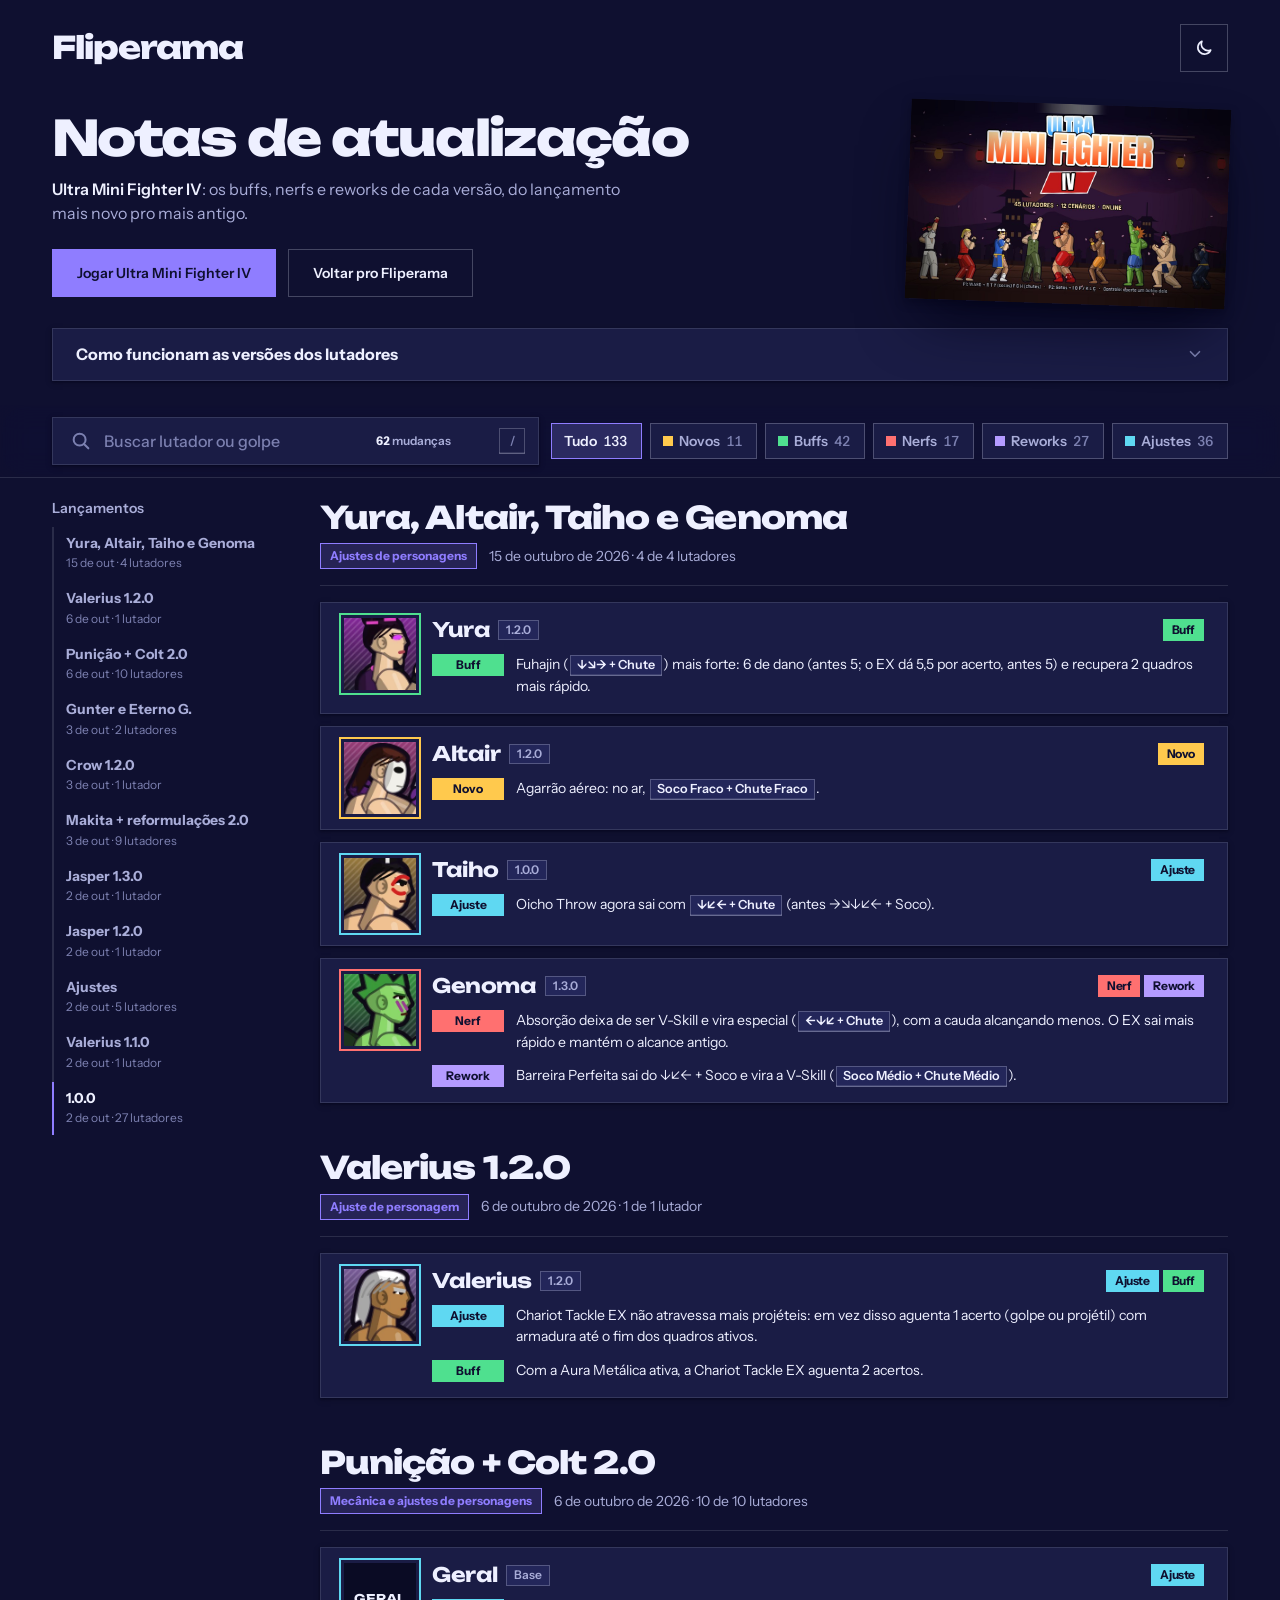
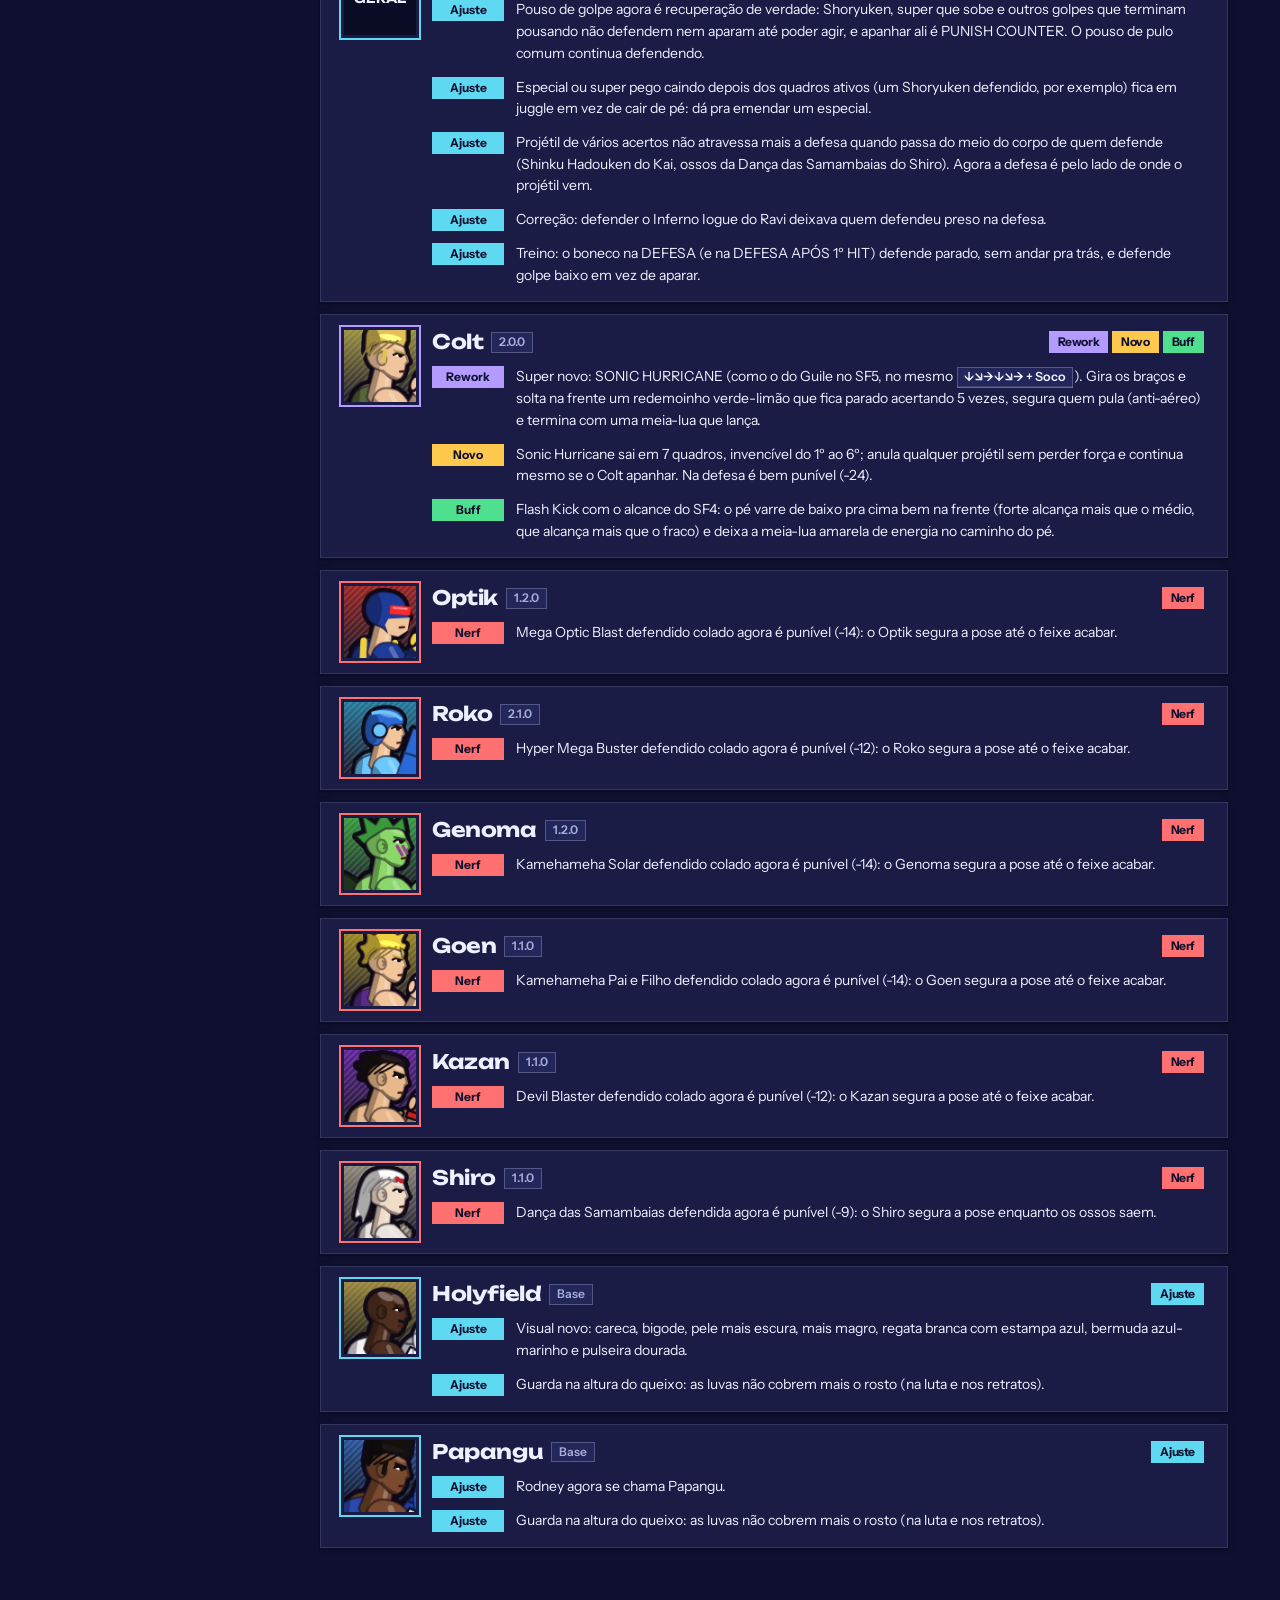
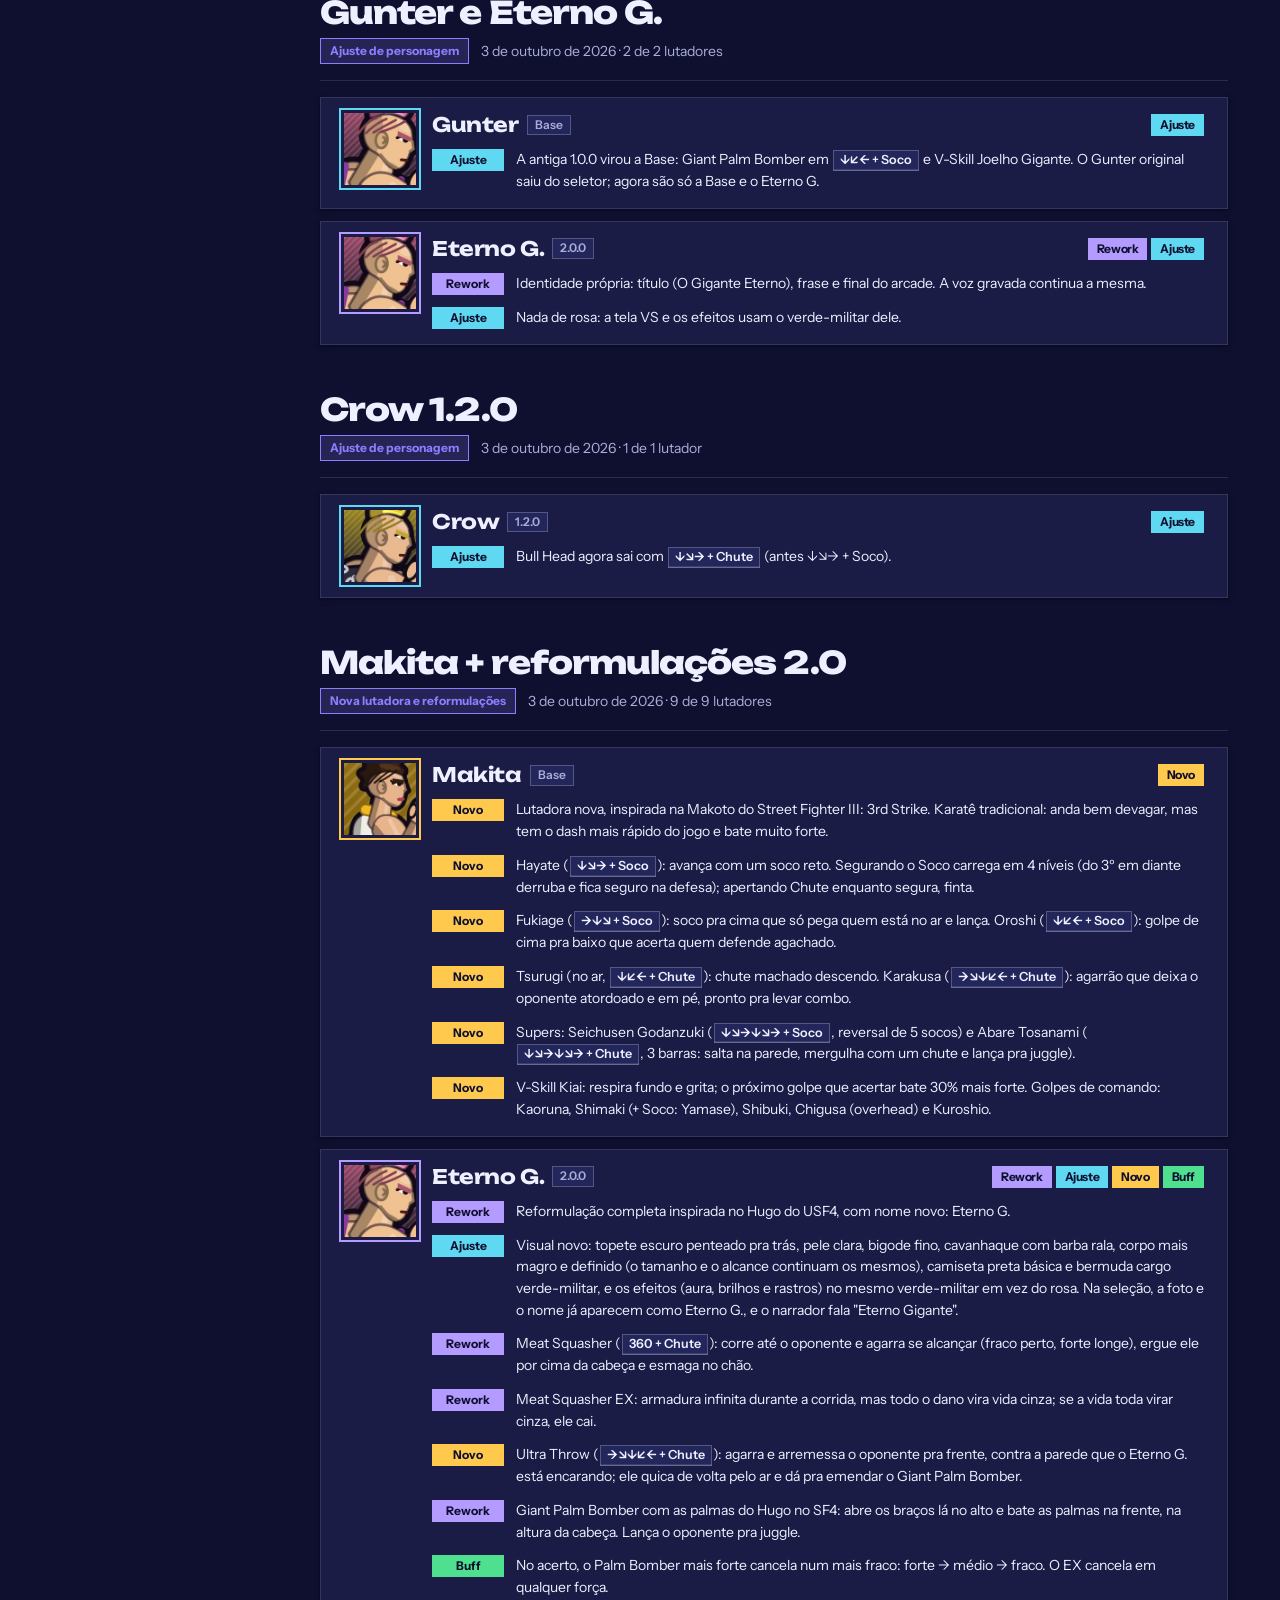
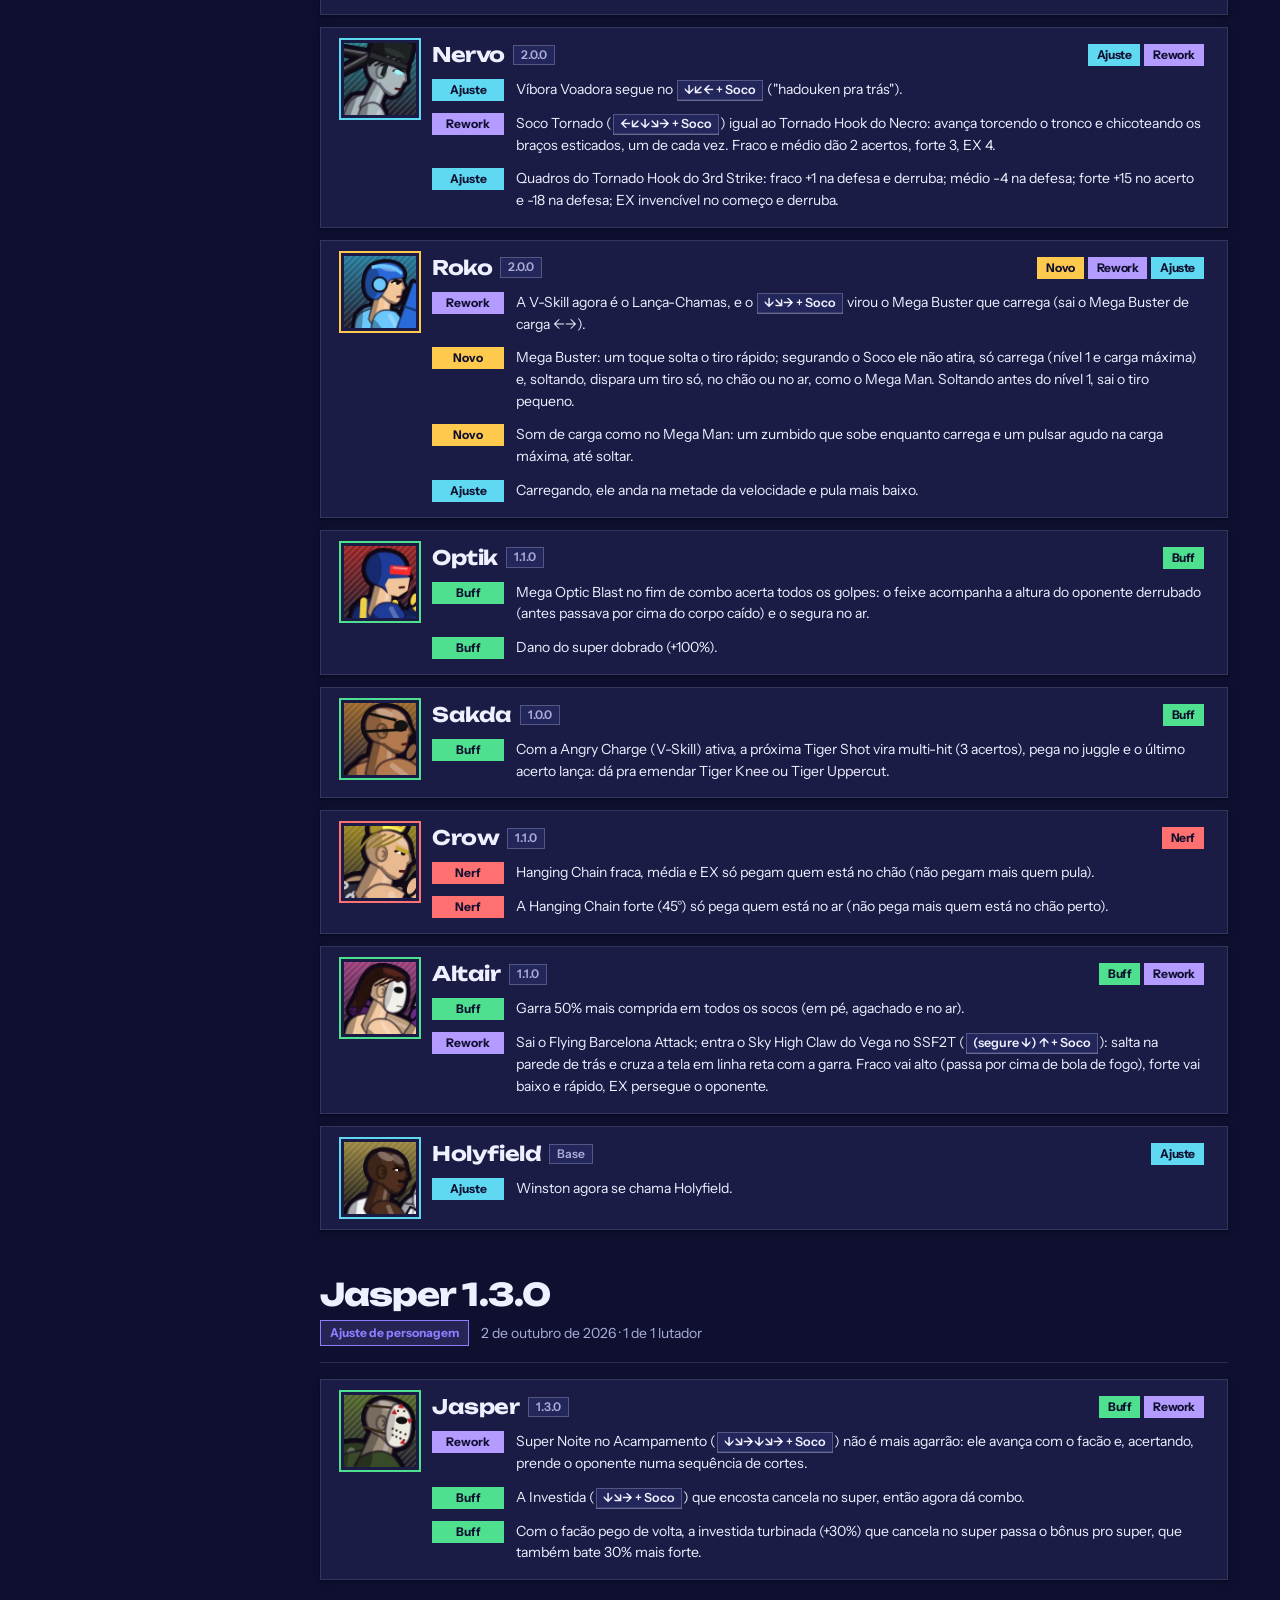
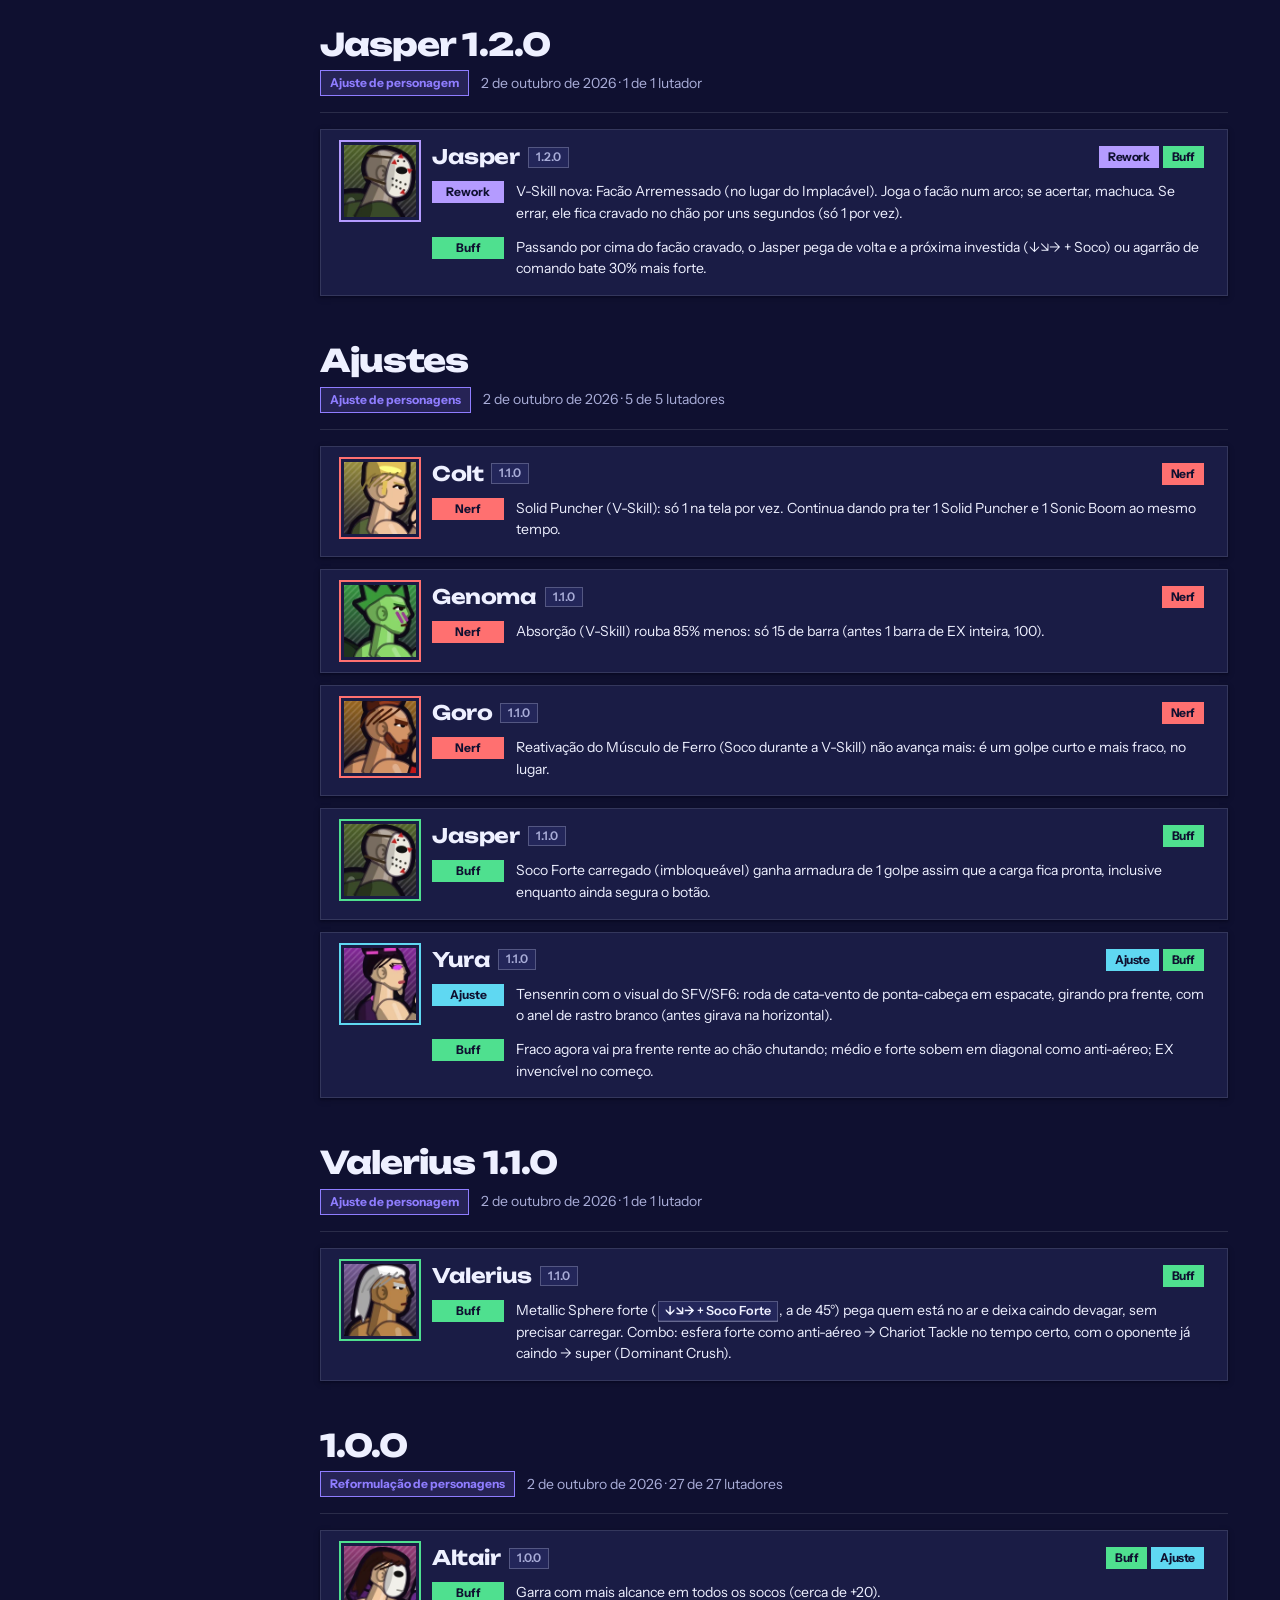
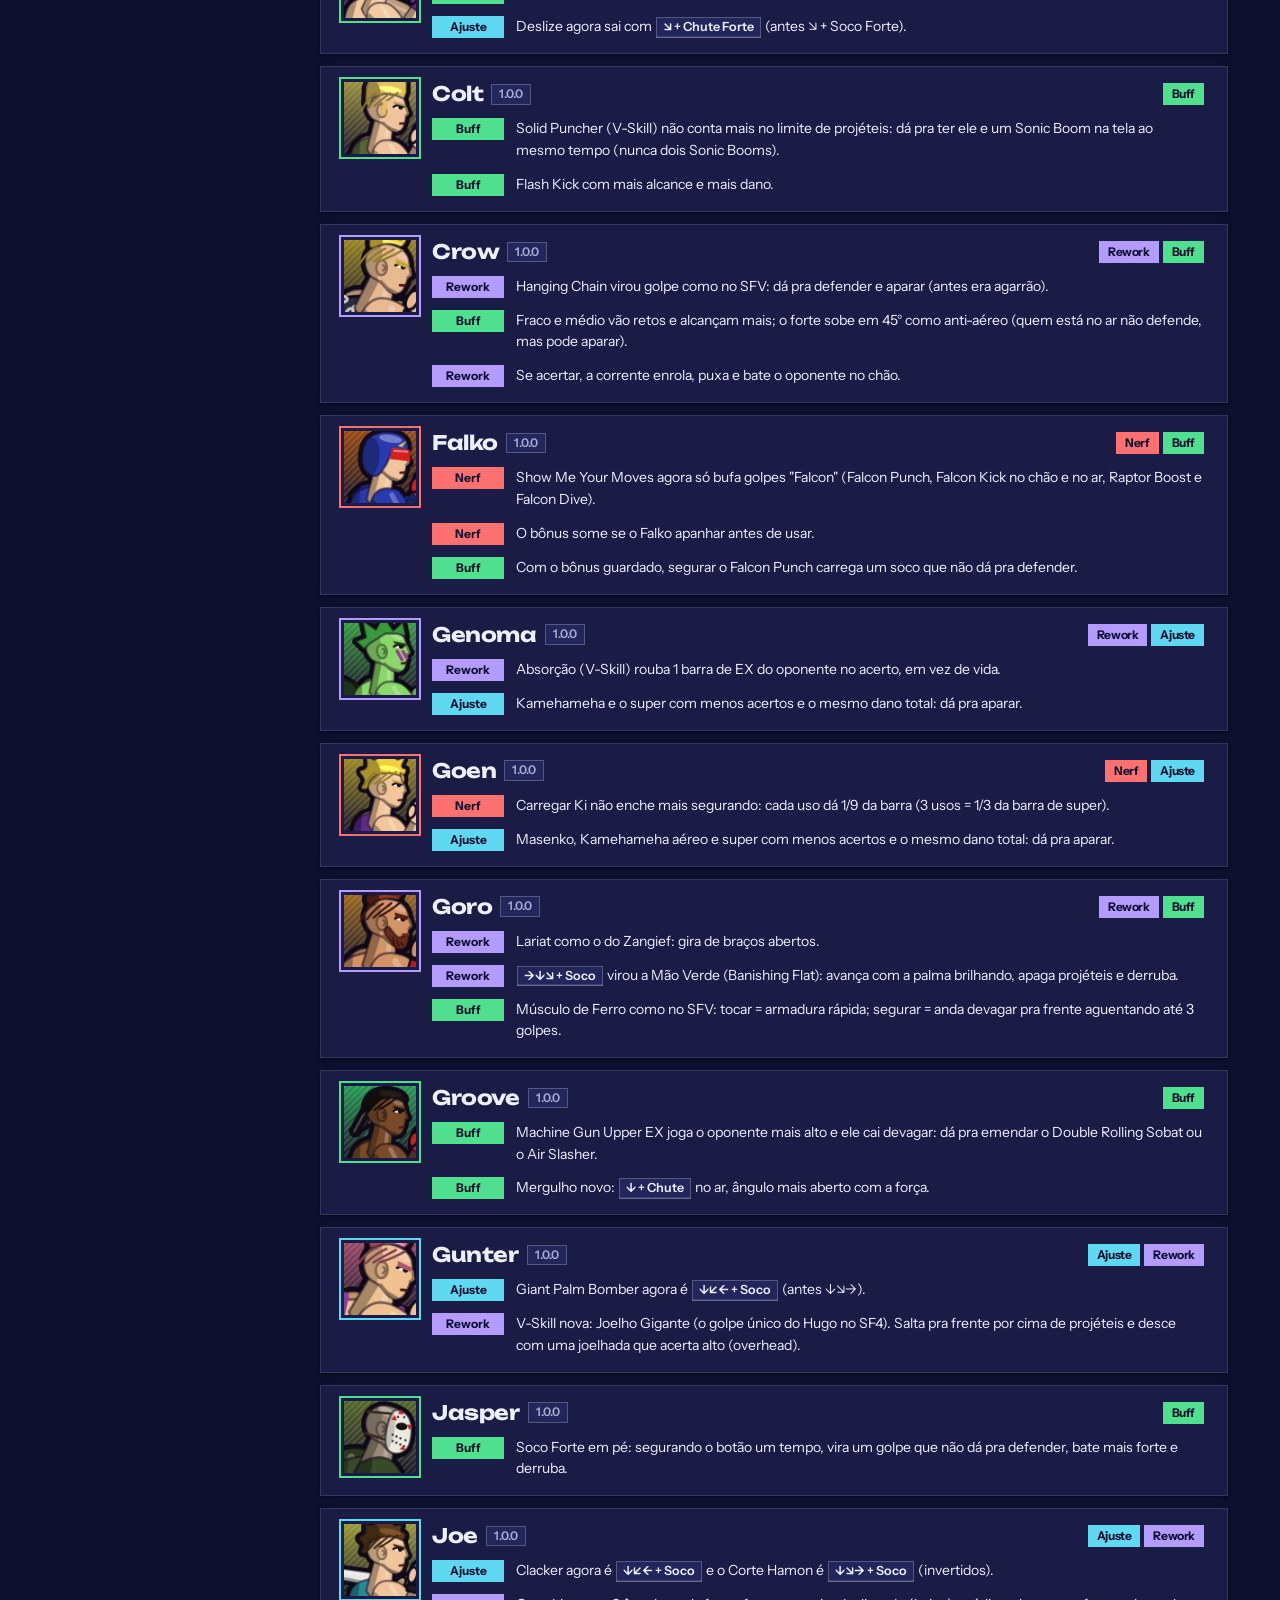
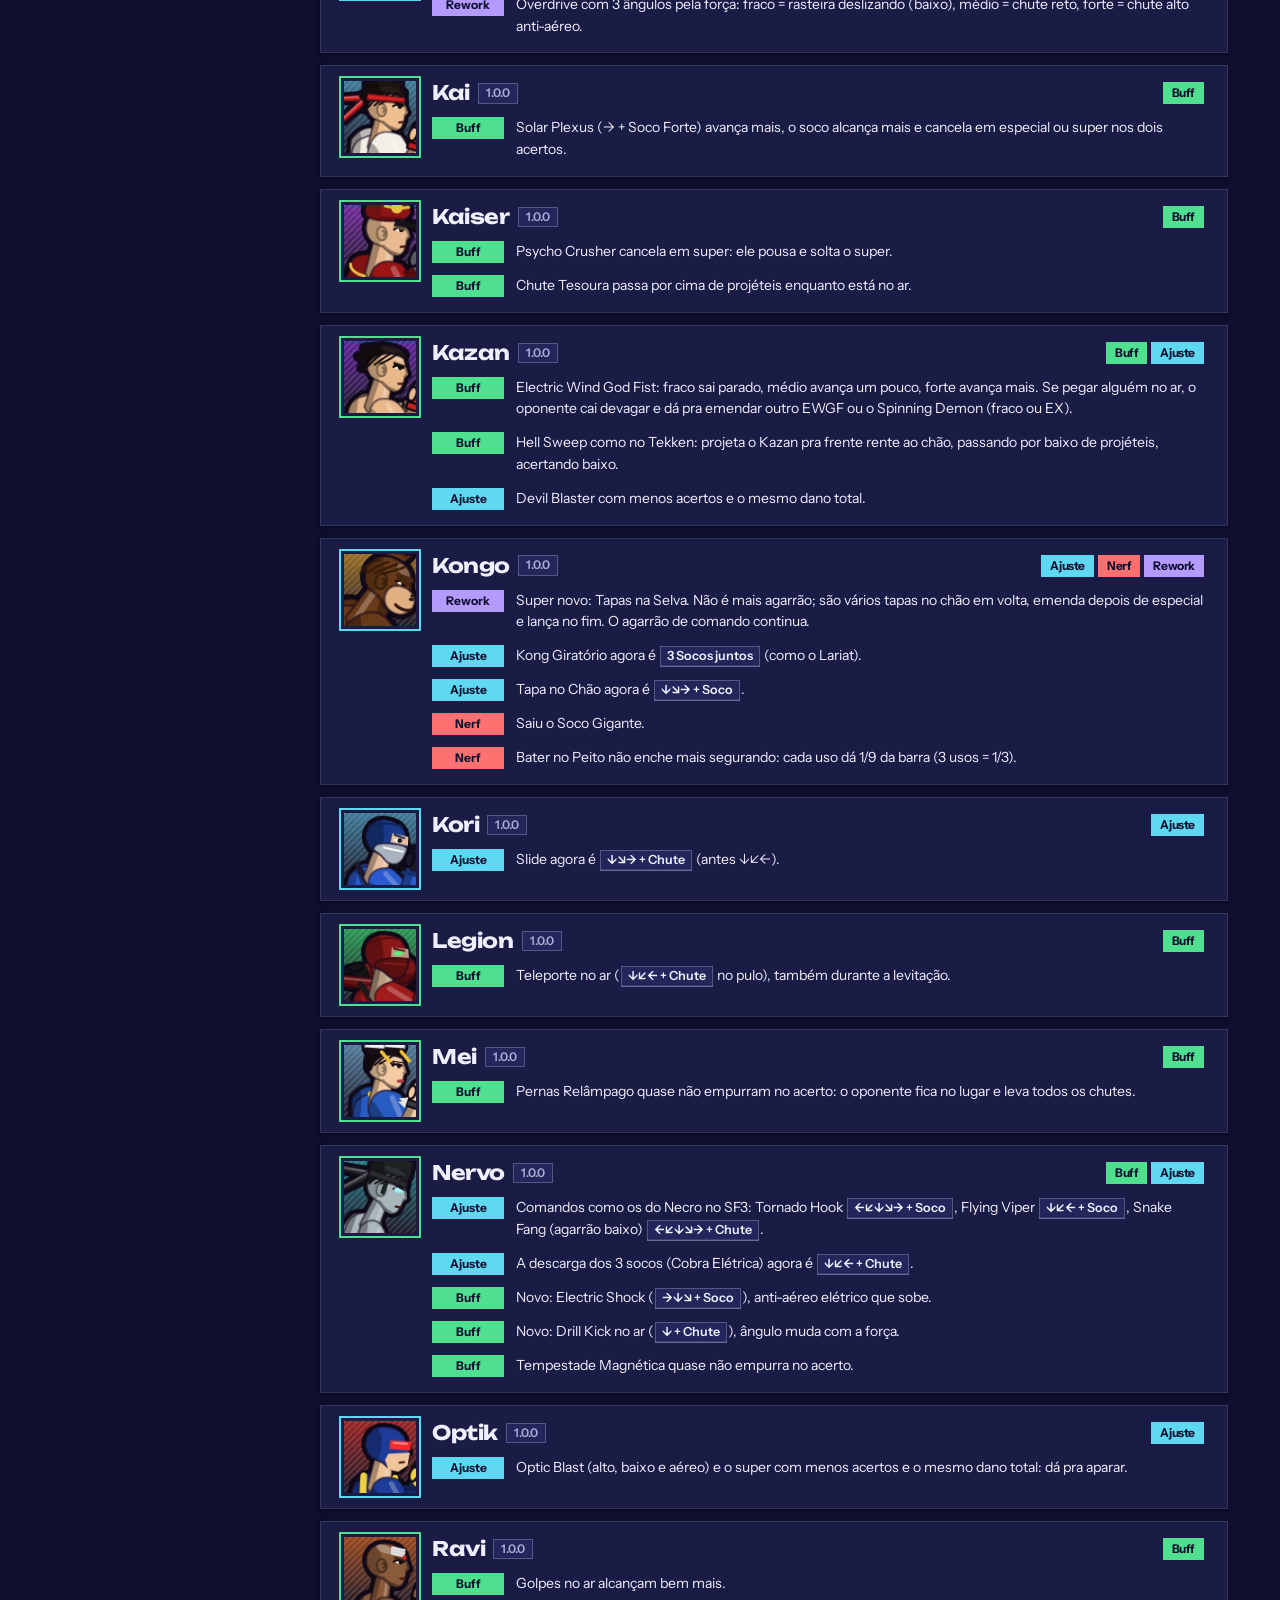
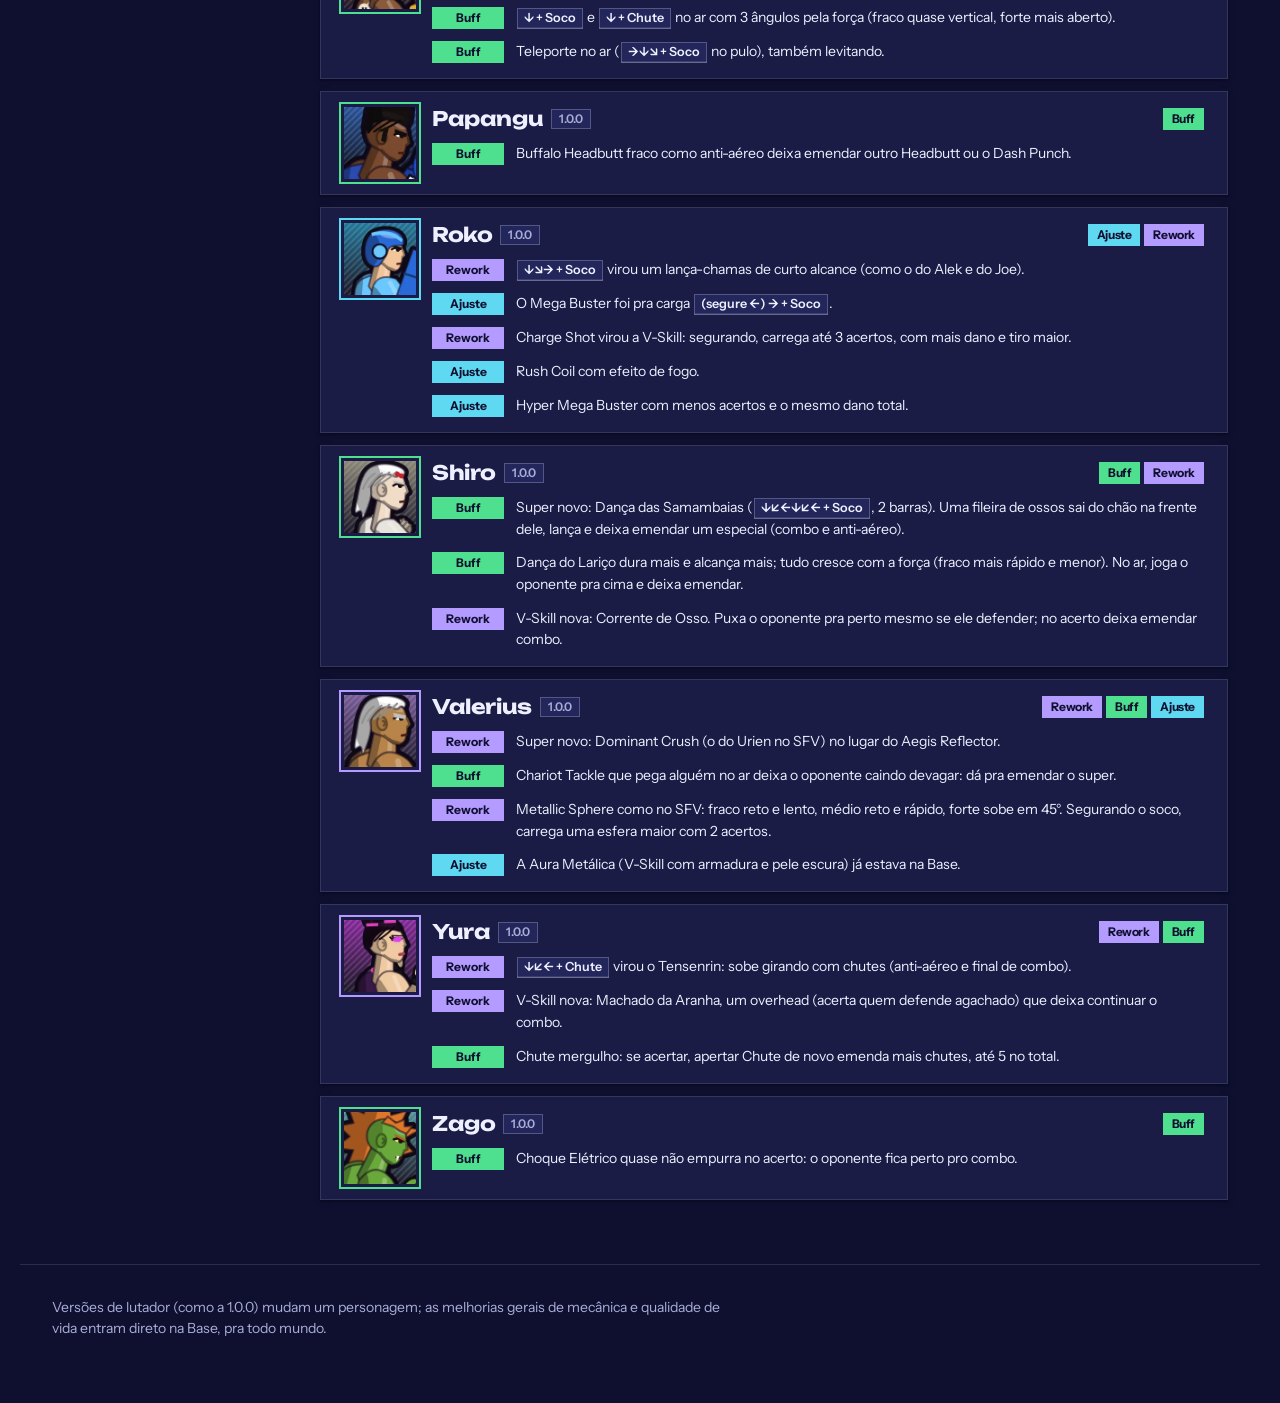
<file: games/ultra-mini-fighter-4/notas.html>
<!doctype html>
<html lang="pt-BR">
<head>
<meta charset="utf-8">
<meta name="viewport" content="width=device-width, initial-scale=1, viewport-fit=cover">
<title>Notas de atualização · Ultra Mini Fighter IV</title>
<meta name="description" content="Buffs, nerfs e reworks de cada versão do Ultra Mini Fighter IV.">
<link rel="icon" href="../../design/marca.svg" type="image/svg+xml">
<!-- página do site ligada ao catálogo: segue o design system (DESIGN.md) -->
<script src="../../design/tema.js"></script>
<link rel="preconnect" href="https://fonts.googleapis.com">
<link rel="preconnect" href="https://fonts.gstatic.com" crossorigin>
<link rel="stylesheet" href="../../design/tokens.css">
<link rel="stylesheet" href="../../design/components.css">
<style>
/* Notas: só layout. Cores, fontes, raios e movimento vêm dos tokens. */

/* topo */
.top { display: flex; align-items: center; justify-content: space-between; gap: var(--sp-4); padding-top: var(--sp-5); }
.top .logo { font-size: clamp(1.5rem, 4vw, var(--fs-6)); }
.top__tools { display: flex; align-items: center; gap: var(--sp-2); }

.hero { display: grid; grid-template-columns: 1fr auto; gap: var(--sp-6); align-items: center; padding-block: var(--sp-6) var(--sp-5); }
.hero h1 { margin: 0; font: 800 clamp(2rem, 6vw, var(--fs-8))/var(--lh-tight) var(--font-display); letter-spacing: -.035em; text-wrap: balance; }
.hero__sub { margin: var(--sp-3) 0 0; color: var(--ink-2); font-size: var(--fs-3); max-width: 52ch; }
.hero__sub b { color: var(--ink); font-weight: 600; }
.hero__actions { display: flex; flex-wrap: wrap; gap: var(--sp-3); margin-top: var(--sp-5); }
.hero__art { width: min(320px, 32vw); aspect-ratio: 16 / 10; border-radius: 0; overflow: hidden; box-shadow: var(--shadow-3); rotate: 2deg; }
.hero__art img { width: 100%; height: 100%; object-fit: cover; }
@media (max-width: 719px) { .hero { grid-template-columns: 1fr; } .hero__art { display: none; } }

/* como funcionam as versões */
.explain { border-radius: 0; background: var(--surface); box-shadow: var(--shadow-1), inset 0 0 0 1px var(--line); }
.explain summary { display: flex; align-items: center; gap: var(--sp-3); padding: var(--sp-4) var(--sp-5); cursor: pointer; list-style: none; font: 700 var(--fs-3)/1.3 var(--font-body); }
.explain summary::-webkit-details-marker { display: none; }
.explain summary svg { width: 18px; height: 18px; margin-left: auto; color: var(--ink-3); transition: rotate var(--dur-2) var(--ease-out); }
.explain[open] summary svg { rotate: 180deg; }
.explain__body { display: grid; gap: var(--sp-3); padding: 0 var(--sp-5) var(--sp-5); color: var(--ink-2); max-width: 75ch; }
.explain__body p { margin: 0; }
.explain__body b { color: var(--ink); }

/* barra de busca e filtros */
.bar { position: sticky; top: 0; z-index: var(--z-bar); margin-top: var(--sp-5); padding-block: var(--sp-3); transition: background-color var(--dur-2), box-shadow var(--dur-2); }
.bar.is-stuck { background: var(--scrim); backdrop-filter: blur(14px) saturate(1.4); -webkit-backdrop-filter: blur(14px) saturate(1.4); box-shadow: 0 1px 0 var(--line); }
.bar__row { display: flex; flex-wrap: wrap; align-items: center; gap: var(--sp-3); }
.bar .search { flex: 1 1 280px; }
.types { display: flex; flex-wrap: wrap; gap: var(--sp-2); }
/* no celular os filtros viram uma faixa só, que rola de lado, pra barra grudada não tomar a tela */
@media (max-width: 719px) {
  .types { flex-wrap: nowrap; overflow-x: auto; scrollbar-width: none; margin-inline: calc(var(--gutter) * -1); padding-inline: var(--gutter); width: calc(100% + var(--gutter) * 2); }
  .types::-webkit-scrollbar { display: none; }
  .types .chip { flex: none; }
}
.chip__dot { width: 10px; height: 10px; border-radius: 0; background: var(--c); }
.chip[aria-pressed="true"] .chip__dot { background: var(--pressed-ink, var(--c)); }

/* conteúdo: linha do tempo + lançamentos */
.layout { display: grid; grid-template-columns: 220px 1fr; gap: var(--sp-7); padding-block: var(--sp-5) var(--sp-8); }
@media (max-width: 959px) { .layout { grid-template-columns: 1fr; } .timeline { display: none; } }
.timeline { position: sticky; top: 96px; align-self: start; max-height: calc(100vh - 120px); overflow-y: auto; scrollbar-width: thin; }
.timeline h2 { margin: 0 0 var(--sp-3); font: 600 var(--fs-2)/1 var(--font-body); color: var(--ink-2); }
.timeline ol { margin: 0; padding: 0; list-style: none; display: grid; gap: 2px; border-left: 2px solid var(--line); }
.timeline a {
  display: grid; gap: 2px; padding: var(--sp-2) var(--sp-3); margin-left: -2px;
  border-left: 2px solid transparent; text-decoration: none; color: var(--ink-2);
  transition: color var(--dur-2), border-color var(--dur-2), background-color var(--dur-2);
}
.timeline a:hover { color: var(--ink); background: var(--accent-soft); }
.timeline a.is-current { color: var(--ink); border-left-color: var(--accent); }
.timeline b { font: 700 var(--fs-2)/1.25 var(--font-body); }
.timeline small { font-size: var(--fs-1); color: var(--ink-3); }
.timeline a.is-empty { text-decoration: line-through; } /* riscado, não apagado: opacidade viraria cinza no tema claro */

.release { scroll-margin-top: 96px; }
.release + .release { margin-top: var(--sp-7); }
.release__head { display: flex; flex-wrap: wrap; align-items: center; gap: var(--sp-2) var(--sp-3); padding-bottom: var(--sp-4); border-bottom: 1px solid var(--line); }
.release__head h2 { flex-basis: 100%; margin: 0; font: 800 clamp(var(--fs-5), 5vw, var(--fs-6))/var(--lh-tight) var(--font-display); letter-spacing: -.03em; text-wrap: balance; }
.release__kind { display: inline-flex; align-items: center; min-height: 26px; padding: 0 10px; border-radius: 0; background: var(--accent-soft); color: var(--accent); box-shadow: inset 0 0 0 1px var(--accent); font: 700 var(--fs-1)/1 var(--font-body); }
.release__meta { color: var(--ink-2); font-size: var(--fs-2); }
.list { display: grid; gap: var(--sp-3); margin-top: var(--sp-4); }
.empty { display: grid; justify-items: start; gap: var(--sp-4); padding-block: var(--sp-6); color: var(--ink-2); }
.empty p { margin: 0; font-size: var(--fs-3); }
.timeline a.is-empty { pointer-events: none; }

/* um lutador */
.fighter {
  display: grid; grid-template-columns: 72px 1fr; gap: var(--sp-4);
  padding: var(--sp-4) var(--sp-5); border-radius: 0;
  background: var(--surface); box-shadow: var(--shadow-1), inset 0 0 0 1px var(--line);
  scroll-margin: 96px var(--gutter) var(--sp-7);
}
.fighter__face { width: 72px; height: 72px; border-radius: 0; background: var(--bg-deep); box-shadow: 0 0 0 3px var(--surface), 0 0 0 5px var(--c); }
.fighter__face--geral { display: grid; place-items: center; font: 700 var(--fs-1)/1 var(--font-display); color: var(--ink); text-transform: uppercase; }
.fighter h3 { display: flex; flex-wrap: wrap; align-items: center; gap: var(--sp-2); margin: 0; font: 700 var(--fs-4)/1.2 var(--font-display); letter-spacing: -.02em; }
.fighter__ver { padding: 3px 8px; border-radius: 0; background: var(--surface-2); box-shadow: inset 0 0 0 1px var(--line-strong); font: 600 var(--fs-1)/1.2 var(--font-body); letter-spacing: 0; color: var(--ink-2); }
.fighter__types { display: inline-flex; gap: 4px; margin-left: auto; }
.fighter ul { display: grid; gap: var(--sp-3); margin: var(--sp-3) 0 0; padding: 0; list-style: none; }
.fighter li { display: grid; grid-template-columns: 72px 1fr; gap: var(--sp-3); align-items: baseline; color: var(--ink); font-size: var(--fs-2); line-height: 1.55; }
.fighter li .badge { width: 100%; }
@media (max-width: 559px) {
  .fighter { grid-template-columns: 48px 1fr; gap: var(--sp-3); padding: var(--sp-4); }
  .fighter__face { width: 48px; height: 48px; }
  .fighter__types { display: none; }
  .fighter li { grid-template-columns: 1fr; gap: var(--sp-1); }
  .fighter li .badge { width: auto; justify-self: start; }
}

footer.wrap { border-top: 1px solid var(--line); }
.foot { margin: 0; padding-block: var(--sp-6) var(--sp-8); color: var(--ink-2); font-size: var(--fs-2); max-width: 75ch; }
</style>
</head>
<body>
<header class="top wrap">
  <a class="logo" href="../../index.html" aria-label="Voltar pro Fliperama">
    <span class="logo__word" data-text="Fliperama">Fliperama</span>
  </a>
  <div class="top__tools">
    <button type="button" class="btn btn--ghost btn--icon theme-toggle" data-theme-toggle aria-label="Usar tema claro" aria-pressed="true">
      <svg class="i-sun" viewBox="0 0 24 24" fill="none" stroke="currentColor" stroke-width="2" stroke-linecap="round" aria-hidden="true"><circle cx="12" cy="12" r="4.2"/><path d="M12 2.5v2M12 19.5v2M2.5 12h2M19.5 12h2M5.3 5.3l1.4 1.4M17.3 17.3l1.4 1.4M5.3 18.7l1.4-1.4M17.3 6.7l1.4-1.4"/></svg>
      <svg class="i-moon" viewBox="0 0 24 24" fill="none" stroke="currentColor" stroke-width="2" stroke-linejoin="round" aria-hidden="true"><path d="M20 14.5A8 8 0 0 1 9.5 4a8 8 0 1 0 10.5 10.5Z"/></svg>
    </button>
  </div>
</header>

<section class="hero wrap">
  <div>
    <h1>Notas de atualização</h1>
    <p class="hero__sub"><b>Ultra Mini Fighter IV</b>: os buffs, nerfs e reworks de cada versão, do lançamento mais novo pro mais antigo.</p>
    <div class="hero__actions">
      <a class="btn btn--primary" href="../../play.html?g=ultra-mini-fighter-4">Jogar Ultra Mini Fighter IV</a>
      <a class="btn btn--ghost" href="../../index.html">Voltar pro Fliperama</a>
    </div>
  </div>
  <div class="hero__art"><img src="thumb.jpg" alt=""></div>
</section>

<div class="wrap">
  <details class="explain">
    <summary>Como funcionam as versões dos lutadores
      <svg viewBox="0 0 24 24" fill="none" stroke="currentColor" stroke-width="2.2" stroke-linecap="round" stroke-linejoin="round" aria-hidden="true"><path d="m6 9 6 6 6-6"/></svg>
    </summary>
    <div class="explain__body">
      <p>O jogo base continua melhorando, e cada lutador tem a própria versão no formato <kbd class="kbd">X.Y.Z</kbd>. O <b>X</b> é uma reformulação completa do lutador; <b>Y</b> e <b>Z</b> são ajustes menores dentro dela (balanceamento e correções).</p>
      <p>Na seleção de personagem, depois de escolher um lutador, use <kbd class="kbd">← →</kbd> pra escolher entre a <b>Base</b> e as reformulações (1, 2…), e confirme. Cada reformulação já vem com os ajustes mais recentes dela. A mais nova já vem marcada, e é a que a CPU usa.</p>
      <p>Online, cada jogador escolhe a versão do próprio lutador e os dois jogam com as mesmas escolhas. Os desafios de combo continuam usando a Base.</p>
    </div>
  </details>
</div>

<div class="bar" id="bar">
  <div class="wrap bar__row">
    <div class="search" id="search">
      <svg class="search__icon" viewBox="0 0 24 24" fill="none" stroke="currentColor" stroke-width="2.2" stroke-linecap="round" aria-hidden="true"><circle cx="10.5" cy="10.5" r="6.5"/><path d="m20 20-4.8-4.8"/></svg>
      <input id="q" type="search" placeholder="Buscar lutador ou golpe" autocomplete="off" spellcheck="false" aria-label="Buscar lutador ou golpe" aria-controls="releases">
      <span class="search__count" id="count" aria-live="polite"></span>
      <button type="button" class="search__clear" id="clear" aria-label="Limpar busca" tabindex="-1">
        <svg viewBox="0 0 16 16" fill="none" stroke="currentColor" stroke-width="2.4" stroke-linecap="round" aria-hidden="true"><path d="m4 4 8 8M12 4l-8 8"/></svg>
      </button>
      <kbd class="search__key" aria-hidden="true">/</kbd>
    </div>
    <div class="types" id="types" role="group" aria-label="Filtrar por tipo de mudança"></div>
  </div>
</div>

<div class="wrap layout">
  <nav class="timeline" aria-label="Lançamentos">
    <h2>Lançamentos</h2>
    <ol id="timeline"></ol>
  </nav>
  <main id="releases"></main>
</div>

<footer class="wrap"><p class="foot">Versões de lutador (como a 1.0.0) mudam um personagem; as melhorias gerais de mecânica e qualidade de vida entram direto na Base, pra todo mundo.</p></footer>

<div class="hintbar" id="hints" aria-hidden="true">
  <span><b class="pad-btn pad-btn--b">B</b>Voltar pro Fliperama</span>
  <span><b class="pad-btn">LB</b><b class="pad-btn">RB</b>Tipo de mudança</span>
  <span><b class="pad-btn">⧉</b>Tema</span>
</div>

<script src="../../design/controle.js"></script>
<script>
(() => {
// tipos de mudança (cada item de cada lutador tem um); as cores são tokens --change-*
const TYPES = { novo: ['Novo', 'var(--change-novo)'], buff: ['Buff', 'var(--change-buff)'], nerf: ['Nerf', 'var(--change-nerf)'], rework: ['Rework', 'var(--change-rework)'], ajuste: ['Ajuste', 'var(--change-ajuste)'] };
const C = s => `<kbd class="kbd">${s}</kbd>`;
// notas por lançamento (o mais novo primeiro). Lutador: [id do retrato, nome, [[tipo, mudança], ...], versão do lutador (padrão: a do lançamento)]
const RELEASES = [{
  id: 'yura-altair-taiho-genoma', title: 'Yura, Altair, Taiho e Genoma', kind: 'Ajustes de personagens', date: '2026-10-15',
  chars: [
    ['yura', 'Yura', [['buff', `Fuhajin (${C('↓↘→ + Chute')}) mais forte: 6 de dano (antes 5; o EX dá 5,5 por acerto, antes 5) e recupera 2 quadros mais rápido.`]], '1.2.0'],
    ['altair', 'Altair', [['novo', `Agarrão aéreo: no ar, ${C('Soco Fraco + Chute Fraco')}.`]], '1.2.0'],
    ['taiho', 'Taiho', [['ajuste', `Oicho Throw agora sai com ${C('↓↙← + Chute')} (antes →↘↓↙← + Soco).`]], '1.0.0'],
    ['genoma', 'Genoma', [['nerf', `Absorção deixa de ser V-Skill e vira especial (${C('←↓↙ + Chute')}), com a cauda alcançando menos. O EX sai mais rápido e mantém o alcance antigo.`],
      ['rework', `Barreira Perfeita sai do ↓↙← + Soco e vira a V-Skill (${C('Soco Médio + Chute Médio')}).`]], '1.3.0'],
  ]
}, {
  id: 'valerius-1.2.0', title: 'Valerius 1.2.0', kind: 'Ajuste de personagem', date: '2026-10-06',
  chars: [
    ['valerius', 'Valerius', [['ajuste', 'Chariot Tackle EX não atravessa mais projéteis: em vez disso aguenta 1 acerto (golpe ou projétil) com armadura até o fim dos quadros ativos.'],
      ['buff', 'Com a Aura Metálica ativa, a Chariot Tackle EX aguenta 2 acertos.']], '1.2.0'],
  ]
}, {
  id: 'punicao-colt-2.0.0', title: 'Punição + Colt 2.0', kind: 'Mecânica e ajustes de personagens', date: '2026-10-06',
  chars: [
    [null, 'Geral', [['ajuste', 'Pouso de golpe agora é recuperação de verdade: Shoryuken, super que sobe e outros golpes que terminam pousando não defendem nem aparam até poder agir, e apanhar ali é PUNISH COUNTER. O pouso de pulo comum continua defendendo.'],
      ['ajuste', 'Especial ou super pego caindo depois dos quadros ativos (um Shoryuken defendido, por exemplo) fica em juggle em vez de cair de pé: dá pra emendar um especial.'],
      ['ajuste', 'Projétil de vários acertos não atravessa mais a defesa quando passa do meio do corpo de quem defende (Shinku Hadouken do Kai, ossos da Dança das Samambaias do Shiro). Agora a defesa é pelo lado de onde o projétil vem.'],
      ['ajuste', 'Correção: defender o Inferno Iogue do Ravi deixava quem defendeu preso na defesa.'],
      ['ajuste', 'Treino: o boneco na DEFESA (e na DEFESA APÓS 1º HIT) defende parado, sem andar pra trás, e defende golpe baixo em vez de aparar.']], 'Base'],
    ['colt', 'Colt', [['rework', `Super novo: SONIC HURRICANE (como o do Guile no SF5, no mesmo ${C('↓↘→↓↘→ + Soco')}). Gira os braços e solta na frente um redemoinho verde-limão que fica parado acertando 5 vezes, segura quem pula (anti-aéreo) e termina com uma meia-lua que lança.`],
      ['novo', 'Sonic Hurricane sai em 7 quadros, invencível do 1º ao 6º; anula qualquer projétil sem perder força e continua mesmo se o Colt apanhar. Na defesa é bem punível (-24).'],
      ['buff', 'Flash Kick com o alcance do SF4: o pé varre de baixo pra cima bem na frente (forte alcança mais que o médio, que alcança mais que o fraco) e deixa a meia-lua amarela de energia no caminho do pé.']], '2.0.0'],
    ['optik', 'Optik', [['nerf', 'Mega Optic Blast defendido colado agora é punível (-14): o Optik segura a pose até o feixe acabar.']], '1.2.0'],
    ['roko', 'Roko', [['nerf', 'Hyper Mega Buster defendido colado agora é punível (-12): o Roko segura a pose até o feixe acabar.']], '2.1.0'],
    ['genoma', 'Genoma', [['nerf', 'Kamehameha Solar defendido colado agora é punível (-14): o Genoma segura a pose até o feixe acabar.']], '1.2.0'],
    ['goen', 'Goen', [['nerf', 'Kamehameha Pai e Filho defendido colado agora é punível (-14): o Goen segura a pose até o feixe acabar.']], '1.1.0'],
    ['kazan', 'Kazan', [['nerf', 'Devil Blaster defendido colado agora é punível (-12): o Kazan segura a pose até o feixe acabar.']], '1.1.0'],
    ['shiro', 'Shiro', [['nerf', 'Dança das Samambaias defendida agora é punível (-9): o Shiro segura a pose enquanto os ossos saem.']], '1.1.0'],
    ['winston', 'Holyfield', [['ajuste', 'Visual novo: careca, bigode, pele mais escura, mais magro, regata branca com estampa azul, bermuda azul-marinho e pulseira dourada.'],
      ['ajuste', 'Guarda na altura do queixo: as luvas não cobrem mais o rosto (na luta e nos retratos).']], 'Base'],
    ['rodney', 'Papangu', [['ajuste', 'Rodney agora se chama Papangu.'], ['ajuste', 'Guarda na altura do queixo: as luvas não cobrem mais o rosto (na luta e nos retratos).']], 'Base'],
  ]
}, {
  id: 'gunter-eterno-g', title: 'Gunter e Eterno G.', kind: 'Ajuste de personagem', date: '2026-10-03',
  chars: [
    ['gunter', 'Gunter', [['ajuste', `A antiga 1.0.0 virou a Base: Giant Palm Bomber em ${C('↓↙← + Soco')} e V-Skill Joelho Gigante. O Gunter original saiu do seletor; agora são só a Base e o Eterno G.`]], 'Base'],
    ['gunter', 'Eterno G.', [['rework', 'Identidade própria: título (O Gigante Eterno), frase e final do arcade. A voz gravada continua a mesma.'],
      ['ajuste', 'Nada de rosa: a tela VS e os efeitos usam o verde-militar dele.']], '2.0.0'],
  ]
}, {
  id: 'crow-1.2.0', title: 'Crow 1.2.0', kind: 'Ajuste de personagem', date: '2026-10-03',
  chars: [
    ['crow', 'Crow', [['ajuste', `Bull Head agora sai com ${C('↓↘→ + Chute')} (antes ↓↘→ + Soco).`]], '1.2.0'],
  ]
}, {
  id: 'makita-reformulacoes-2.0.0', title: 'Makita + reformulações 2.0', kind: 'Nova lutadora e reformulações', date: '2026-10-03',
  chars: [
    ['makita', 'Makita', [['novo', 'Lutadora nova, inspirada na Makoto do Street Fighter III: 3rd Strike. Karatê tradicional: anda bem devagar, mas tem o dash mais rápido do jogo e bate muito forte.'],
      ['novo', `Hayate (${C('↓↘→ + Soco')}): avança com um soco reto. Segurando o Soco carrega em 4 níveis (do 3º em diante derruba e fica seguro na defesa); apertando Chute enquanto segura, finta.`],
      ['novo', `Fukiage (${C('→↓↘ + Soco')}): soco pra cima que só pega quem está no ar e lança. Oroshi (${C('↓↙← + Soco')}): golpe de cima pra baixo que acerta quem defende agachado.`],
      ['novo', `Tsurugi (no ar, ${C('↓↙← + Chute')}): chute machado descendo. Karakusa (${C('→↘↓↙← + Chute')}): agarrão que deixa o oponente atordoado e em pé, pronto pra levar combo.`],
      ['novo', `Supers: Seichusen Godanzuki (${C('↓↘→↓↘→ + Soco')}, reversal de 5 socos) e Abare Tosanami (${C('↓↘→↓↘→ + Chute')}, 3 barras: salta na parede, mergulha com um chute e lança pra juggle).`],
      ['novo', `V-Skill Kiai: respira fundo e grita; o próximo golpe que acertar bate 30% mais forte. Golpes de comando: Kaoruna, Shimaki (+ Soco: Yamase), Shibuki, Chigusa (overhead) e Kuroshio.`]], 'Base'],
    ['gunter', 'Eterno G.', [['rework', 'Reformulação completa inspirada no Hugo do USF4, com nome novo: Eterno G.'],
      ['ajuste', 'Visual novo: topete escuro penteado pra trás, pele clara, bigode fino, cavanhaque com barba rala, corpo mais magro e definido (o tamanho e o alcance continuam os mesmos), camiseta preta básica e bermuda cargo verde-militar, e os efeitos (aura, brilhos e rastros) no mesmo verde-militar em vez do rosa. Na seleção, a foto e o nome já aparecem como Eterno G., e o narrador fala "Eterno Gigante".'],
      ['rework', `Meat Squasher (${C('360 + Chute')}): corre até o oponente e agarra se alcançar (fraco perto, forte longe), ergue ele por cima da cabeça e esmaga no chão.`],
      ['rework', 'Meat Squasher EX: armadura infinita durante a corrida, mas todo o dano vira vida cinza; se a vida toda virar cinza, ele cai.'],
      ['novo', `Ultra Throw (${C('→↘↓↙← + Chute')}): agarra e arremessa o oponente pra frente, contra a parede que o Eterno G. está encarando; ele quica de volta pelo ar e dá pra emendar o Giant Palm Bomber.`],
      ['rework', 'Giant Palm Bomber com as palmas do Hugo no SF4: abre os braços lá no alto e bate as palmas na frente, na altura da cabeça. Lança o oponente pra juggle.'],
      ['buff', 'No acerto, o Palm Bomber mais forte cancela num mais fraco: forte → médio → fraco. O EX cancela em qualquer força.']], '2.0.0'],
    ['nervo', 'Nervo', [['ajuste', `Víbora Voadora segue no ${C('↓↙← + Soco')} ("hadouken pra trás").`],
      ['rework', `Soco Tornado (${C('←↙↓↘→ + Soco')}) igual ao Tornado Hook do Necro: avança torcendo o tronco e chicoteando os braços esticados, um de cada vez. Fraco e médio dão 2 acertos, forte 3, EX 4.`],
      ['ajuste', 'Quadros do Tornado Hook do 3rd Strike: fraco +1 na defesa e derruba; médio -4 na defesa; forte +15 no acerto e -18 na defesa; EX invencível no começo e derruba.']], '2.0.0'],
    ['roko', 'Roko', [['rework', `A V-Skill agora é o Lança-Chamas, e o ${C('↓↘→ + Soco')} virou o Mega Buster que carrega (sai o Mega Buster de carga ←→).`],
      ['novo', 'Mega Buster: um toque solta o tiro rápido; segurando o Soco ele não atira, só carrega (nível 1 e carga máxima) e, soltando, dispara um tiro só, no chão ou no ar, como o Mega Man. Soltando antes do nível 1, sai o tiro pequeno.'],
      ['novo', 'Som de carga como no Mega Man: um zumbido que sobe enquanto carrega e um pulsar agudo na carga máxima, até soltar.'],
      ['ajuste', 'Carregando, ele anda na metade da velocidade e pula mais baixo.']], '2.0.0'],
    ['optik', 'Optik', [['buff', 'Mega Optic Blast no fim de combo acerta todos os golpes: o feixe acompanha a altura do oponente derrubado (antes passava por cima do corpo caído) e o segura no ar.'],
      ['buff', 'Dano do super dobrado (+100%).']], '1.1.0'],
    ['sakda', 'Sakda', [['buff', 'Com a Angry Charge (V-Skill) ativa, a próxima Tiger Shot vira multi-hit (3 acertos), pega no juggle e o último acerto lança: dá pra emendar Tiger Knee ou Tiger Uppercut.']], '1.0.0'],
    ['crow', 'Crow', [['nerf', 'Hanging Chain fraca, média e EX só pegam quem está no chão (não pegam mais quem pula).'], ['nerf', 'A Hanging Chain forte (45°) só pega quem está no ar (não pega mais quem está no chão perto).']], '1.1.0'],
    ['altair', 'Altair', [['buff', 'Garra 50% mais comprida em todos os socos (em pé, agachado e no ar).'],
      ['rework', `Sai o Flying Barcelona Attack; entra o Sky High Claw do Vega no SSF2T (${C('(segure ↓) ↑ + Soco')}): salta na parede de trás e cruza a tela em linha reta com a garra. Fraco vai alto (passa por cima de bola de fogo), forte vai baixo e rápido, EX persegue o oponente.`]], '1.1.0'],
    ['winston', 'Holyfield', [['ajuste', 'Winston agora se chama Holyfield.']], 'Base'],
  ]
},{
  id: 'jasper-1.3.0', title: 'Jasper 1.3.0', kind: 'Ajuste de personagem', date: '2026-10-02',
  chars: [
    ['vorhas', 'Jasper', [['rework', `Super Noite no Acampamento (${C('↓↘→↓↘→ + Soco')}) não é mais agarrão: ele avança com o facão e, acertando, prende o oponente numa sequência de cortes.`],
      ['buff', `A Investida (${C('↓↘→ + Soco')}) que encosta cancela no super, então agora dá combo.`],
      ['buff', 'Com o facão pego de volta, a investida turbinada (+30%) que cancela no super passa o bônus pro super, que também bate 30% mais forte.']], '1.3.0'],
  ]
}, {
  id: 'jasper-1.2.0', title: 'Jasper 1.2.0', kind: 'Ajuste de personagem', date: '2026-10-02',
  chars: [
    ['vorhas', 'Jasper', [['rework', 'V-Skill nova: Facão Arremessado (no lugar do Implacável). Joga o facão num arco; se acertar, machuca. Se errar, ele fica cravado no chão por uns segundos (só 1 por vez).'], ['buff', 'Passando por cima do facão cravado, o Jasper pega de volta e a próxima investida (↓↘→ + Soco) ou agarrão de comando bate 30% mais forte.']], '1.2.0'],
  ]
}, {
  id: 'ajustes-1.1.0', title: 'Ajustes', kind: 'Ajuste de personagens', date: '2026-10-02',
  chars: [
    ['colt', 'Colt', [['nerf', 'Solid Puncher (V-Skill): só 1 na tela por vez. Continua dando pra ter 1 Solid Puncher e 1 Sonic Boom ao mesmo tempo.']], '1.1.0'],
    ['genoma', 'Genoma', [['nerf', 'Absorção (V-Skill) rouba 85% menos: só 15 de barra (antes 1 barra de EX inteira, 100).']], '1.1.0'],
    ['goro', 'Goro', [['nerf', 'Reativação do Músculo de Ferro (Soco durante a V-Skill) não avança mais: é um golpe curto e mais fraco, no lugar.']], '1.1.0'],
    ['vorhas', 'Jasper', [['buff', 'Soco Forte carregado (imbloqueável) ganha armadura de 1 golpe assim que a carga fica pronta, inclusive enquanto ainda segura o botão.']], '1.1.0'],
    ['yura', 'Yura', [['ajuste', 'Tensenrin com o visual do SFV/SF6: roda de cata-vento de ponta-cabeça em espacate, girando pra frente, com o anel de rastro branco (antes girava na horizontal).'], ['buff', 'Fraco agora vai pra frente rente ao chão chutando; médio e forte sobem em diagonal como anti-aéreo; EX invencível no começo.']], '1.1.0'],
  ]
}, {
  id: 'valerius-1.1.0', title: 'Valerius 1.1.0', kind: 'Ajuste de personagem', date: '2026-10-02',
  chars: [
    ['valerius', 'Valerius', [['buff', `Metallic Sphere forte (${C('↓↘→ + Soco Forte')}, a de 45°) pega quem está no ar e deixa caindo devagar, sem precisar carregar. Combo: esfera forte como anti-aéreo → Chariot Tackle no tempo certo, com o oponente já caindo → super (Dominant Crush).`]], '1.1.0'],
  ]
}, {
  id: '1.0.0', title: '1.0.0', kind: 'Reformulação de personagens', date: '2026-10-02',
  chars: [
    ['altair', 'Altair', [['buff', 'Garra com mais alcance em todos os socos (cerca de +20).'], ['ajuste', `Deslize agora sai com ${C('↘ + Chute Forte')} (antes ↘ + Soco Forte).`]]],
    ['colt', 'Colt', [['buff', 'Solid Puncher (V-Skill) não conta mais no limite de projéteis: dá pra ter ele e um Sonic Boom na tela ao mesmo tempo (nunca dois Sonic Booms).'], ['buff', 'Flash Kick com mais alcance e mais dano.']]],
    ['crow', 'Crow', [['rework', 'Hanging Chain virou golpe como no SFV: dá pra defender e aparar (antes era agarrão).'], ['buff', 'Fraco e médio vão retos e alcançam mais; o forte sobe em 45° como anti-aéreo (quem está no ar não defende, mas pode aparar).'], ['rework', 'Se acertar, a corrente enrola, puxa e bate o oponente no chão.']]],
    ['falko', 'Falko', [['nerf', 'Show Me Your Moves agora só bufa golpes "Falcon" (Falcon Punch, Falcon Kick no chão e no ar, Raptor Boost e Falcon Dive).'], ['nerf', 'O bônus some se o Falko apanhar antes de usar.'], ['buff', 'Com o bônus guardado, segurar o Falcon Punch carrega um soco que não dá pra defender.']]],
    ['genoma', 'Genoma', [['rework', 'Absorção (V-Skill) rouba 1 barra de EX do oponente no acerto, em vez de vida.'], ['ajuste', 'Kamehameha e o super com menos acertos e o mesmo dano total: dá pra aparar.']]],
    ['goen', 'Goen', [['nerf', 'Carregar Ki não enche mais segurando: cada uso dá 1/9 da barra (3 usos = 1/3 da barra de super).'], ['ajuste', 'Masenko, Kamehameha aéreo e super com menos acertos e o mesmo dano total: dá pra aparar.']]],
    ['goro', 'Goro', [['rework', 'Lariat como o do Zangief: gira de braços abertos.'], ['rework', `${C('→↓↘ + Soco')} virou a Mão Verde (Banishing Flat): avança com a palma brilhando, apaga projéteis e derruba.`], ['buff', 'Músculo de Ferro como no SFV: tocar = armadura rápida; segurar = anda devagar pra frente aguentando até 3 golpes.']]],
    ['groove', 'Groove', [['buff', 'Machine Gun Upper EX joga o oponente mais alto e ele cai devagar: dá pra emendar o Double Rolling Sobat ou o Air Slasher.'], ['buff', `Mergulho novo: ${C('↓ + Chute')} no ar, ângulo mais aberto com a força.`]]],
    ['gunter', 'Gunter', [['ajuste', `Giant Palm Bomber agora é ${C('↓↙← + Soco')} (antes ↓↘→).`], ['rework', 'V-Skill nova: Joelho Gigante (o golpe único do Hugo no SF4). Salta pra frente por cima de projéteis e desce com uma joelhada que acerta alto (overhead).']]],
    ['vorhas', 'Jasper', [['buff', 'Soco Forte em pé: segurando o botão um tempo, vira um golpe que não dá pra defender, bate mais forte e derruba.']]],
    ['joe', 'Joe', [['ajuste', `Clacker agora é ${C('↓↙← + Soco')} e o Corte Hamon é ${C('↓↘→ + Soco')} (invertidos).`], ['rework', 'Overdrive com 3 ângulos pela força: fraco = rasteira deslizando (baixo), médio = chute reto, forte = chute alto anti-aéreo.']]],
    ['kai', 'Kai', [['buff', 'Solar Plexus (→ + Soco Forte) avança mais, o soco alcança mais e cancela em especial ou super nos dois acertos.']]],
    ['kaiser', 'Kaiser', [['buff', 'Psycho Crusher cancela em super: ele pousa e solta o super.'], ['buff', 'Chute Tesoura passa por cima de projéteis enquanto está no ar.']]],
    ['kazan', 'Kazan', [['buff', 'Electric Wind God Fist: fraco sai parado, médio avança um pouco, forte avança mais. Se pegar alguém no ar, o oponente cai devagar e dá pra emendar outro EWGF ou o Spinning Demon (fraco ou EX).'], ['buff', 'Hell Sweep como no Tekken: projeta o Kazan pra frente rente ao chão, passando por baixo de projéteis, acertando baixo.'], ['ajuste', 'Devil Blaster com menos acertos e o mesmo dano total.']]],
    ['kongo', 'Kongo', [['rework', 'Super novo: Tapas na Selva. Não é mais agarrão; são vários tapas no chão em volta, emenda depois de especial e lança no fim. O agarrão de comando continua.'], ['ajuste', `Kong Giratório agora é ${C('3 Socos juntos')} (como o Lariat).`], ['ajuste', `Tapa no Chão agora é ${C('↓↘→ + Soco')}.`], ['nerf', 'Saiu o Soco Gigante.'], ['nerf', 'Bater no Peito não enche mais segurando: cada uso dá 1/9 da barra (3 usos = 1/3).']]],
    ['kori', 'Kori', [['ajuste', `Slide agora é ${C('↓↘→ + Chute')} (antes ↓↙←).`]]],
    ['legion', 'Legion', [['buff', `Teleporte no ar (${C('↓↙← + Chute')} no pulo), também durante a levitação.`]]],
    ['mei', 'Mei', [['buff', 'Pernas Relâmpago quase não empurram no acerto: o oponente fica no lugar e leva todos os chutes.']]],
    ['nervo', 'Nervo', [['ajuste', `Comandos como os do Necro no SF3: Tornado Hook ${C('←↙↓↘→ + Soco')}, Flying Viper ${C('↓↙← + Soco')}, Snake Fang (agarrão baixo) ${C('←↙↓↘→ + Chute')}.`], ['ajuste', `A descarga dos 3 socos (Cobra Elétrica) agora é ${C('↓↙← + Chute')}.`], ['buff', `Novo: Electric Shock (${C('→↓↘ + Soco')}), anti-aéreo elétrico que sobe.`], ['buff', `Novo: Drill Kick no ar (${C('↓ + Chute')}), ângulo muda com a força.`], ['buff', 'Tempestade Magnética quase não empurra no acerto.']]],
    ['optik', 'Optik', [['ajuste', 'Optic Blast (alto, baixo e aéreo) e o super com menos acertos e o mesmo dano total: dá pra aparar.']]],
    ['ravi', 'Ravi', [['buff', 'Golpes no ar alcançam bem mais.'], ['buff', `${C('↓ + Soco')} e ${C('↓ + Chute')} no ar com 3 ângulos pela força (fraco quase vertical, forte mais aberto).`], ['buff', `Teleporte no ar (${C('→↓↘ + Soco')} no pulo), também levitando.`]]],
    ['rodney', 'Papangu', [['buff', 'Buffalo Headbutt fraco como anti-aéreo deixa emendar outro Headbutt ou o Dash Punch.']]],
    ['roko', 'Roko', [['rework', `${C('↓↘→ + Soco')} virou um lança-chamas de curto alcance (como o do Alek e do Joe).`], ['ajuste', `O Mega Buster foi pra carga ${C('(segure ←) → + Soco')}.`], ['rework', 'Charge Shot virou a V-Skill: segurando, carrega até 3 acertos, com mais dano e tiro maior.'], ['ajuste', 'Rush Coil com efeito de fogo.'], ['ajuste', 'Hyper Mega Buster com menos acertos e o mesmo dano total.']]],
    ['shiro', 'Shiro', [['buff', `Super novo: Dança das Samambaias (${C('↓↙←↓↙← + Soco')}, 2 barras). Uma fileira de ossos sai do chão na frente dele, lança e deixa emendar um especial (combo e anti-aéreo).`], ['buff', 'Dança do Lariço dura mais e alcança mais; tudo cresce com a força (fraco mais rápido e menor). No ar, joga o oponente pra cima e deixa emendar.'], ['rework', 'V-Skill nova: Corrente de Osso. Puxa o oponente pra perto mesmo se ele defender; no acerto deixa emendar combo.']]],
    ['valerius', 'Valerius', [['rework', 'Super novo: Dominant Crush (o do Urien no SFV) no lugar do Aegis Reflector.'], ['buff', 'Chariot Tackle que pega alguém no ar deixa o oponente caindo devagar: dá pra emendar o super.'], ['rework', 'Metallic Sphere como no SFV: fraco reto e lento, médio reto e rápido, forte sobe em 45°. Segurando o soco, carrega uma esfera maior com 2 acertos.'], ['ajuste', 'A Aura Metálica (V-Skill com armadura e pele escura) já estava na Base.']]],
    ['yura', 'Yura', [['rework', `${C('↓↙← + Chute')} virou o Tensenrin: sobe girando com chutes (anti-aéreo e final de combo).`], ['rework', 'V-Skill nova: Machado da Aranha, um overhead (acerta quem defende agachado) que deixa continuar o combo.'], ['buff', 'Chute mergulho: se acertar, apertar Chute de novo emenda mais chutes, até 5 no total.']]],
    ['zago', 'Zago', [['buff', 'Choque Elétrico quase não empurra no acerto: o oponente fica perto pro combo.']]],
  ]
}];

const $ = id => document.getElementById(id);
const state = { type: null, q: '' };
try { const h = location.hash.slice(1); if (TYPES[h]) state.type = h; } catch (e) {}

// busca sem diferença de acento e maiúscula
const fold = s => String(s).normalize('NFD').replace(/[̀-ͯ]/g, '').toLowerCase();
const plain = s => fold(s.replace(/<[^>]+>/g, ''));
const typesOf = items => { const n = {}; for (const [t] of items) n[t] = (n[t] || 0) + 1; return Object.keys(n).sort((a, b) => n[b] - n[a]); };
const fmtDate = d => new Date(d + 'T12:00').toLocaleDateString('pt-BR', { day: 'numeric', month: 'long', year: 'numeric' });
const fmtShort = d => new Date(d + 'T12:00').toLocaleDateString('pt-BR', { day: 'numeric', month: 'short' }).replace('.', '');

// marca os termos buscados nos textos já renderizados (sem mexer nas tags de comando)
function mark(root, terms) {
  if (!terms.length) return;
  const walker = document.createTreeWalker(root, NodeFilter.SHOW_TEXT);
  const nodes = []; while (walker.nextNode()) nodes.push(walker.currentNode);
  for (const node of nodes) {
    const text = node.nodeValue; let out = '', map = [];
    for (let i = 0; i < text.length; i++) for (const ch of fold(text[i])) { out += ch; map.push(i); }
    const hits = [];
    for (const t of terms) for (let i = out.indexOf(t); i !== -1; i = out.indexOf(t, i + t.length)) hits.push([map[i], map[i + t.length - 1] + 1]);
    if (!hits.length) continue;
    hits.sort((a, b) => a[0] - b[0]);
    const frag = document.createDocumentFragment(); let pos = 0;
    for (const [a, b] of hits) {
      if (a < pos) continue;
      if (a > pos) frag.append(text.slice(pos, a));
      const m = document.createElement('mark'); m.textContent = text.slice(a, b); frag.append(m); pos = b;
    }
    if (pos < text.length) frag.append(text.slice(pos));
    node.replaceWith(frag);
  }
}

let lastCount = -1;
function render() {
  const terms = fold(state.q).split(/\s+/).filter(Boolean);
  const root = $('releases'); root.textContent = '';
  const tl = $('timeline'); tl.textContent = '';
  let total = 0, totalAll = 0;
  for (const r of RELEASES) {
    const sec = document.createElement('section'); sec.className = 'release'; sec.id = r.id;
    const shown = [];
    for (const [id, name, items, ver] of r.chars) {
      totalAll++;
      let its = state.type ? items.filter(i => i[0] == state.type) : items;
      if (terms.length) its = terms.every(t => fold(name).includes(t)) ? its : its.filter(i => terms.every(t => plain(i[1]).includes(t)));
      if (its.length) shown.push([id, name, items, its, ver || r.id]);
    }
    total += shown.length;
    sec.innerHTML = `<div class="release__head"><h2>${r.title}</h2><span class="release__kind">${r.kind}</span>` +
      `<span class="release__meta">${fmtDate(r.date)} · ${shown.length} de ${r.chars.length} ${r.chars.length === 1 ? 'lutador' : 'lutadores'}</span></div>`;
    const list = document.createElement('div'); list.className = 'list';
    for (const [id, name, items, its, ver] of shown) {
      const ty = typesOf(items), main = state.type || ty[0];
      const el = document.createElement('article'); el.className = 'fighter'; el.tabIndex = 0;
      el.style.setProperty('--c', TYPES[main][1]);
      el.setAttribute('aria-label', `${name}, versão ${ver}`);
      el.innerHTML = `${id ? `<img class="fighter__face" src="retratos/${id}.webp" alt="" width="72" height="72" loading="lazy">` : '<span class="fighter__face fighter__face--geral" aria-hidden="true">Geral</span>'}
        <div><h3><span class="fighter__name">${name}</span><span class="fighter__ver">${ver}</span>
          <span class="fighter__types">${ty.map(t => `<span class="badge" style="--c:${TYPES[t][1]}">${TYPES[t][0]}</span>`).join('')}</span></h3>
        <ul>${its.map(([t, s]) => `<li><span class="badge" style="--c:${TYPES[t][1]}">${TYPES[t][0]}</span><span class="fighter__text">${s}</span></li>`).join('')}</ul></div>`;
      el.querySelectorAll('.fighter__name, .fighter__text').forEach(n => mark(n, terms.filter(t => t.length > 1)));
      list.append(el);
    }
    sec.append(list);
    // com filtro ou busca, lançamento sem resultado sai da lista (continua na linha do tempo, apagado)
    if (shown.length || (!state.type && !terms.length)) root.append(sec);

    const li = document.createElement('li');
    li.innerHTML = `<a href="#${r.id}" data-nav="skip"${shown.length ? '' : ' class="is-empty" aria-disabled="true" tabindex="-1"'}><b>${r.title}</b><small>${fmtShort(r.date)} · ${shown.length} ${shown.length === 1 ? 'lutador' : 'lutadores'}</small></a>`;
    tl.append(li);
  }
  if (!total) {
    const box = document.createElement('div'); box.className = 'empty';
    const p = document.createElement('p'); p.textContent = state.q ? `Nenhuma mudança com “${state.q}”${state.type ? ' nesse tipo' : ''}.` : 'Nenhuma mudança desse tipo.';
    const b = document.createElement('button'); b.type = 'button'; b.className = 'btn btn--primary'; b.textContent = 'Limpar busca e filtro';
    b.addEventListener('click', () => { q.value = ''; state.q = ''; setType(null); q.focus(); });
    box.append(p, b); root.append(box);
  }
  for (const b of $('types').children) b.setAttribute('aria-pressed', String((b.dataset.t || null) === state.type));
  const count = $('count');
  count.innerHTML = total === totalAll ? `<b>${total}</b> mudanças` : `<b>${total}</b> de ${totalAll}`;
  if (lastCount !== -1 && total !== lastCount) count.querySelector('b').classList.add('is-bump');
  lastCount = total;
  $('search').classList.toggle('has-text', !!state.q);
  watchCurrent();
}

// filtros com a contagem de mudanças de cada tipo (somando todos os lançamentos)
const all = RELEASES.flatMap(r => r.chars.flatMap(c => c[2]));
const order = [null, ...Object.keys(TYPES)];
function setType(t) {
  state.type = t;
  try { history.replaceState(null, '', t ? '#' + t : location.pathname + location.search); } catch (e) {}
  render();
}
for (const t of order) {
  const b = document.createElement('button'); b.type = 'button'; b.className = 'chip';
  if (t) { b.dataset.t = t; b.style.setProperty('--c', TYPES[t][1]); }
  b.innerHTML = `${t ? '<span class="chip__dot" aria-hidden="true"></span>' : ''}<span>${t ? TYPES[t][0] + 's' : 'Tudo'}</span><span class="chip__n">${t ? all.filter(i => i[0] == t).length : all.length}</span>`;
  b.addEventListener('click', () => setType(t));
  $('types').append(b);
}

// busca
const q = $('q'), search = $('search');
q.addEventListener('input', () => {
  state.q = q.value.trim();
  search.classList.remove('is-typing'); void search.offsetWidth; search.classList.add('is-typing');
  render();
});
q.addEventListener('keydown', e => { if (e.key === 'Escape') { if (q.value) { q.value = ''; state.q = ''; render(); } else q.blur(); } });
$('clear').addEventListener('click', () => { q.value = ''; state.q = ''; render(); q.focus(); });
addEventListener('keydown', e => {
  if (e.key !== '/' || e.ctrlKey || e.metaKey || e.altKey) return;
  if (e.target.tagName === 'INPUT' || e.target.tagName === 'TEXTAREA') return;
  e.preventDefault(); q.focus(); q.select();
});

// barra grudada e lançamento atual na linha do tempo
const bar = $('bar'), sentinel = document.createElement('div');
bar.before(sentinel);
new IntersectionObserver(([e]) => bar.classList.toggle('is-stuck', !e.isIntersecting)).observe(sentinel);
let io = null;
function watchCurrent() {
  if (io) io.disconnect();
  const links = new Map([...$('timeline').querySelectorAll('a')].map(a => [a.getAttribute('href').slice(1), a]));
  io = new IntersectionObserver(entries => {
    for (const e of entries) if (e.isIntersecting) {
      links.forEach(a => a.classList.remove('is-current'));
      const a = links.get(e.target.id); if (a) a.classList.add('is-current');
    }
  }, { rootMargin: '-30% 0px -60% 0px' });
  const first = [...links.values()][0]; if (first && !document.querySelector('.timeline .is-current')) first.classList.add('is-current');
  document.querySelectorAll('.release').forEach(s => io.observe(s));
}

// controle: direcional anda pelos lutadores, LB/RB troca o tipo, B volta pro catálogo
Controle.init({
  hints: $('hints'),
  first: () => document.querySelector('.fighter'),
  onButton(n) {
    if (n === 'lb' || n === 'rb') { const i = order.indexOf(state.type); setType(order[(i + (n === 'rb' ? 1 : -1) + order.length) % order.length]); return true; }
    if (n === 'b') { location.href = '../../index.html'; return true; }
    if (n === 'select') { window.Tema && Tema.toggle(document.querySelector('[data-theme-toggle]')); return true; }
    return false;
  },
});

render();
if (location.hash && !TYPES[location.hash.slice(1)]) { const t = document.getElementById(location.hash.slice(1)); if (t) t.scrollIntoView(); }
})();
</script>
</body>
</html>
</file>
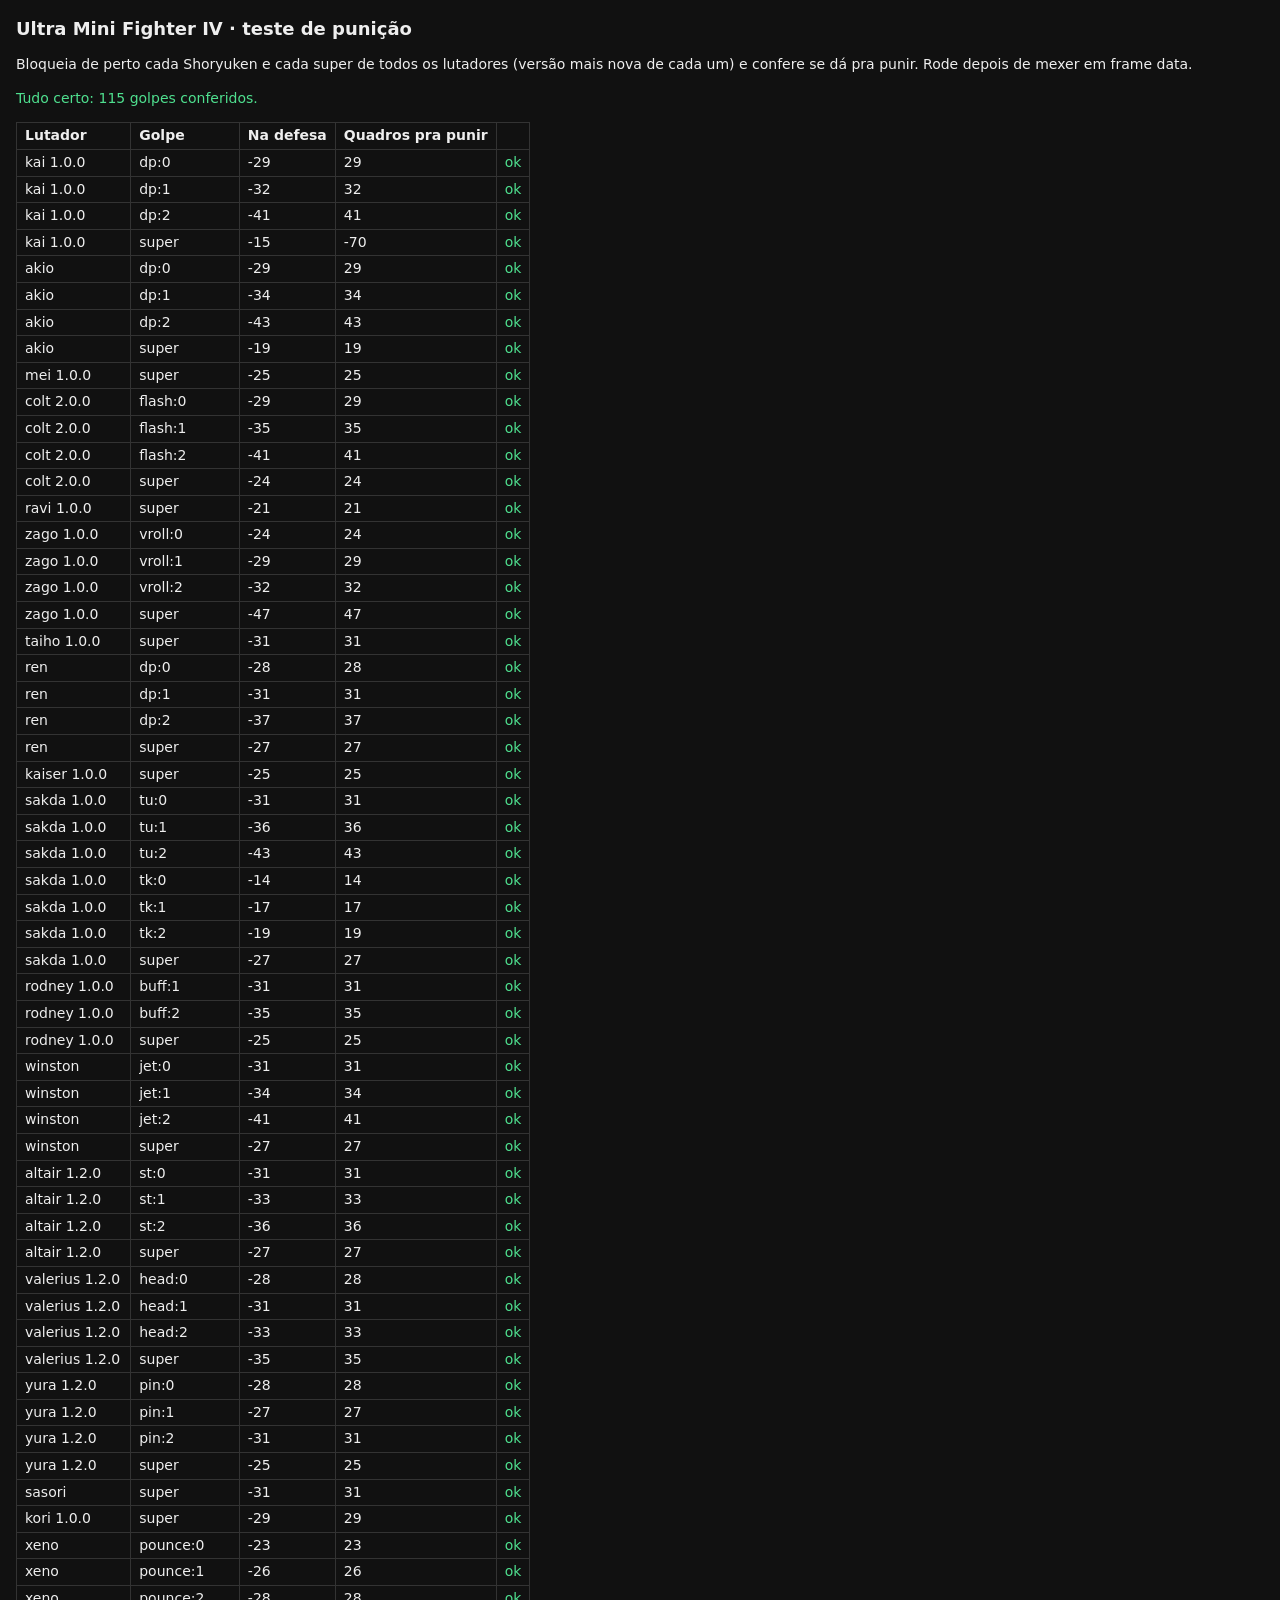
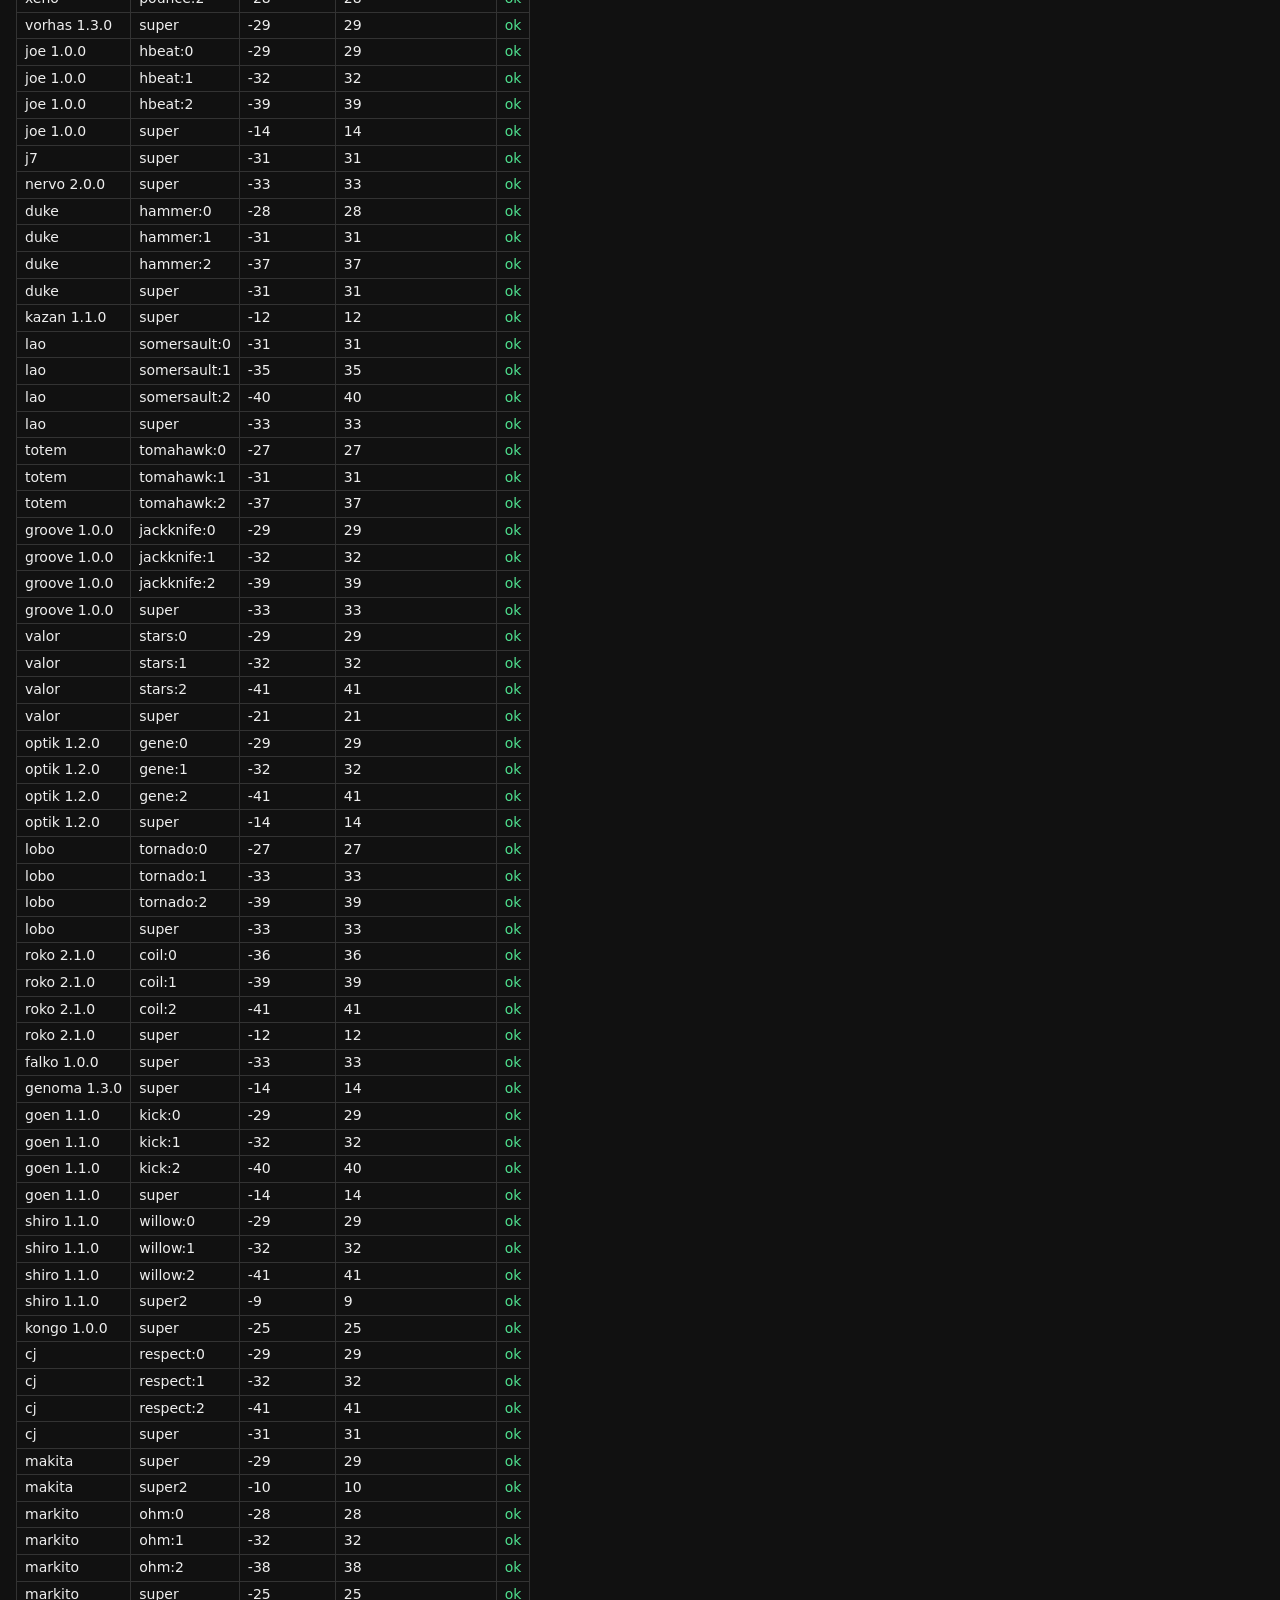
<file: games/ultra-mini-fighter-4/testes/punicao.html>
<!doctype html>
<html lang="pt-BR">
<head>
<meta charset="utf-8">
<meta name="viewport" content="width=device-width, initial-scale=1">
<title>UMF4 · teste de punição</title>
<style>
  body { margin: 0; padding: 16px; background: #111; color: #eee; font: 14px/1.4 system-ui, sans-serif; }
  h1 { font-size: 18px; margin: 0 0 8px; }
  .ok { color: #4fe08f; } .erro { color: #ff7070; }
  table { border-collapse: collapse; margin-top: 12px; }
  td, th { border: 1px solid #333; padding: 3px 8px; text-align: left; }
  iframe { position: absolute; width: 1px; height: 1px; opacity: 0; pointer-events: none; }
</style>
</head>
<body>
<h1>Ultra Mini Fighter IV · teste de punição</h1>
<p>Bloqueia de perto cada Shoryuken e cada super de todos os lutadores (versão mais nova de cada um) e confere se dá pra punir. Rode depois de mexer em frame data.</p>
<p id="status">Rodando…</p>
<div id="out"></div>
<iframe id="jogo" src="../index.html"></iframe>
<script>
// Regras (quadros a 60 fps, golpe defendido colado no oponente):
//  1. Shoryuken (fraco, médio e forte) deixa pelo menos 12 quadros em que o atacante não consegue defender.
//  2. Super corpo a corpo: no mínimo -5 na defesa e pelo menos 10 quadros sem poder defender.
//  3. Super de projétil: negativo na defesa, e nenhum acerto atravessa a defesa.
//  4. No pouso de um golpe (recuperação), o lutador nunca consegue defender.
function auditoria() {
  SIM.silent = true;
  const falhas = [], linhas = [];
  const run = (ci, key, agachado) => {
    Match.create(ci, 0, 'temple', { mode: 'training', ctrl: ['human', 'human'], ver: [newestVer(ci), newestVer(0)] });
    M.phase = 'fight'; const [a, b] = M.f; for (const f of M.f) f.setSt('idle'); a.meter = b.meter = METER_MAX;
    a.x = 600; b.x = 600 + 26 * (a.sz + b.sz) + 2; a.face = 1; b.face = -1;
    const defesa = agachado ? { r: 1, d: 1 } : { r: 1 };
    let defendeu = 0, apanhou = 0, bLivre = -1, bOcupado = 0, aLivre = -1, aDefende = -1, pousoDefende = 0;
    for (let fr = 1; fr < 400; fr++) {
      Match.step(fr == 1 ? { want: key } : { l: 1 }, defesa);
      if (b.st == 'block') defendeu = 1;
      if (b.st == 'hit' || b.st == 'knock' || b.st == 'cine' || b.st == 'cineD' || b.st == 'thrown') apanhou = 1;
      if (b.st != 'idle') bOcupado = fr;
      if (defendeu && bLivre < 0 && b.st == 'idle' && !M.projs.some(q => !q.dead)) bLivre = fr;
      if (a.st == 'land' && a.recov && Combat.canBlock(a, { lv: 'M' }, a.x - a.face)) pousoDefende = 1;
      if (aDefende < 0 && (a.st == 'idle' || (a.st == 'land' && !a.recov))) aDefende = fr;
      if (aLivre < 0 && a.st == 'idle') aLivre = fr;
      if (aLivre >= 0 && fr > bOcupado + 2 && b.st == 'idle' && !M.projs.some(q => !q.dead)) break;
    }
    return { defendeu, apanhou, vantagem: bOcupado + 1 - aLivre, janela: aDefende - bLivre, pousoDefende };
  };
  CHARS.forEach((c0, ci) => {
    const ch = latestCh(ci);   // só a versão mais nova de cada lutador (a que vem marcada na seleção)
    const keys = [];
    for (const sp of ch.specials) if (sp.air != 'only') for (const s of [0, 1, 2]) keys.push(sp.id + ':' + s);
    keys.push('super'); if (ch.moves.super2) keys.push('super2');
    for (const key of keys) {
      let m; try { m = getMove(ch, key); } catch (e) { continue; }
      if (m.air || !(m.dpLike || m.super)) continue;
      if (!m.hits.length && !m.proj && !m.projs) continue;
      let r = run(ci, key, 0);
      if (!r.defendeu) { const r2 = run(ci, key, 1); if (r2.defendeu) r = r2; }
      if (!r.defendeu) continue;   // não dá pra defender (agarrão de comando, cinemática) ou não alcança colado
      const proj = !!(m.proj || m.projs), err = [];
      if (r.pousoDefende) err.push('defende no pouso');
      if (m.dpLike && r.janela < 12) err.push('Shoryuken com só ' + r.janela + ' quadros pra punir');
      if (m.super && !proj && (r.vantagem > -5 || r.janela < 10)) err.push('super seguro: ' + r.vantagem + ' na defesa, ' + r.janela + ' quadros pra punir');
      if (m.super && proj && r.vantagem >= 0) err.push('super de projétil +' + r.vantagem + ' na defesa');
      if (m.super && proj && r.apanhou) err.push('acerto atravessa a defesa');
      linhas.push({ lutador: ch.id + (ch.fullVer ? ' ' + ch.fullVer : ''), golpe: key, vantagem: r.vantagem, janela: r.janela, err });
      if (err.length) falhas.push(ch.id + ' ' + key + ': ' + err.join('; '));
    }
  });
  return { falhas, linhas };
}
const jogo = document.getElementById('jogo');
jogo.addEventListener('load', () => setTimeout(() => {
  let res;
  try { res = jogo.contentWindow.eval('(' + auditoria + ')()'); }
  catch (e) { res = { falhas: ['erro ao rodar: ' + e.message], linhas: [] }; }
  window.RESULTADO = res;
  const st = document.getElementById('status');
  st.className = res.falhas.length ? 'erro' : 'ok';
  st.textContent = res.falhas.length ? res.falhas.length + ' problema(s):' : 'Tudo certo: ' + res.linhas.length + ' golpes conferidos.';
  const esc = s => String(s).replace(/[&<>]/g, c => ({ '&': '&amp;', '<': '&lt;', '>': '&gt;' })[c]);
  document.getElementById('out').innerHTML = (res.falhas.length ? '<ul>' + res.falhas.map(f => '<li class="erro">' + esc(f) + '</li>').join('') + '</ul>' : '') +
    '<table><tr><th>Lutador</th><th>Golpe</th><th>Na defesa</th><th>Quadros pra punir</th><th></th></tr>' +
    res.linhas.map(l => '<tr><td>' + esc(l.lutador) + '</td><td>' + esc(l.golpe) + '</td><td>' + l.vantagem + '</td><td>' + l.janela + '</td><td class="' + (l.err.length ? 'erro' : 'ok') + '">' + (l.err.length ? esc(l.err.join('; ')) : 'ok') + '</td></tr>').join('') + '</table>';
}, 500));
</script>
</body>
</html>
</file>
<file: design/tokens.css>
/* Fliperama · tokens do design system
   Só cores sólidas: nenhum degradê em fundo, texto, logo ou carta.
   Tema claro: só preto (#000) e branco (#fff) na interface; a única cor da tela são as cartas.
   Nenhum canto arredondado, nos dois temas.
   Toda página do site importa este arquivo primeiro. Nenhuma cor, fonte, raio,
   sombra ou duração solta no código: use sempre um token daqui. Ver DESIGN.md. */

@import url('https://fonts.googleapis.com/css2?family=Instrument+Sans:ital,wdth,wght@0,75..100,400..700;1,75..100,400..700&family=Unbounded:wght@500..800&display=swap');


:root {
  /* ---------- cor: tema claro (padrão) — só preto e branco ---------- */
  --bg: #ffffff;            /* fundo da página */
  --bg-deep: #ffffff;       /* trilhos de controles (o contorno é que separa) */
  --surface: #ffffff;       /* painéis, campos, botões */
  --surface-2: #ffffff;     /* painel secundário */
  --ink: #000000;           /* texto principal */
  --ink-2: #000000;         /* texto secundário (diferencie por tamanho e peso, não por cinza) */
  --ink-3: #000000;         /* placeholder, ícones */
  --line: #000000;          /* bordas e divisões */
  --line-strong: #000000;
  --accent: #000000;        /* ação principal, foco */
  --accent-ink: #ffffff;    /* texto sobre --accent */
  --accent-soft: #ffffff;   /* sem tom intermediário no claro */
  --hot: #000000;           /* "nova" */
  --hot-ink: #ffffff;
  --scrim: #ffffff;         /* fundo da barra grudada */
  /* estado selecionado/ativo: invertido (preto com texto branco). No escuro não existe e cada componente usa o próprio. */
  --pressed-bg: #000000;
  --pressed-ink: #ffffff;

  /* tipos de mudança nas notas de atualização: no claro todos pretos (o nome do tipo é que diferencia) */
  --change-novo: #000000;   --change-buff: #000000;   --change-nerf: #000000;
  --change-rework: #000000; --change-ajuste: #000000;  --change-ink: #ffffff;


  /* carta: as cores dela ficam em design/carta.css (versão clara e escura, a partir do matiz do nome) */

  /* sombras: no claro não há cinza, então painéis não têm sombra (o contorno preto separa).
     --shadow-lift é a sombra sólida preta de algo que levanta (carta ativa). */
  --shadow-1: 0 0 0 0 transparent;   /* "sem sombra", mas válido dentro de listas de box-shadow */
  --shadow-2: 0 0 0 0 transparent;
  --shadow-3: 0 0 0 0 transparent;
  --shadow-lift: 8px 8px 0 #000000;

  color-scheme: light;

  /* ---------- tipografia ---------- */
  --font-display: 'Unbounded', 'Arial Black', system-ui, sans-serif;
  --font-body: 'Instrument Sans', system-ui, -apple-system, 'Segoe UI', sans-serif;
  /* escala 1.25 (terça maior) a partir de 16px */
  --fs-1: 0.75rem;   /* 12 · legendas, set line da carta */
  --fs-2: 0.875rem;  /* 14 · texto de carta, controles */
  --fs-3: 1rem;      /* 16 · corpo */
  --fs-4: 1.25rem;   /* 20 · nome da carta, títulos de seção */
  --fs-5: 1.5625rem; /* 25 */
  --fs-6: 1.953rem;  /* 31 */
  --fs-7: 2.441rem;  /* 39 */
  --fs-8: 3.052rem;  /* 49 · logo no topo */
  --lh-tight: 1.1; --lh-snug: 1.3; --lh-body: 1.5;

  /* ---------- espaço (base 4) ---------- */
  --sp-1: 4px; --sp-2: 8px; --sp-3: 12px; --sp-4: 16px; --sp-5: 24px; --sp-6: 32px; --sp-7: 48px; --sp-8: 64px;
  --control-h: 48px;      /* altura de busca, seletor e botões lado a lado */
  --gutter: 16px;          /* margem lateral mínima no celular */
  --page-max: 1240px;

  /* ---------- raios (por hierarquia, não um só pra tudo) ---------- */
  /* ---------- raios: nenhum canto arredondado, nos dois temas ---------- */
  --r-xs: 0; --r-sm: 0; --r-md: 0; --r-card: 0; --r-pill: 0;

  /* ---------- movimento ---------- */
  --dur-1: 120ms;  /* micro: hover, press */
  --dur-2: 220ms;  /* estado: seleção, tema */
  --dur-3: 420ms;  /* layout: reordenar cartas, abrir painel */
  --dur-4: 700ms;  /* movimentos longos: volta da carta, troca de tema */
  --ease-out: cubic-bezier(.2, .8, .2, 1);
  --ease-in-out: cubic-bezier(.65, 0, .35, 1);
  --ease-spring: cubic-bezier(.34, 1.56, .64, 1);

  /* ---------- camadas ---------- */
  --z-card-ui: 3; --z-bar: 20; --z-pop: 30; --z-hint: 40; --z-intro: 100;
}

/* ---------- cor: tema escuro ---------- */
:root[data-theme="dark"] {
  --bg: #0f1030;
  --bg-deep: #0a0b24;
  --surface: #1a1c45;
  --surface-2: #23265a;
  --ink: #eef0ff;
  --ink-2: #a9add8;
  --ink-3: #7c80b0;
  --line: rgb(238 240 255 / .12);
  --line-strong: rgb(238 240 255 / .24);
  --accent: #8f7dff;
  --accent-ink: #0f1030;
  --accent-soft: rgb(143 125 255 / .18);
  --hot: #ff5ca8;
  --hot-ink: #0f1030;
  --scrim: rgb(15 16 48 / .8);
  --pressed-bg: initial;    /* no escuro cada componente usa a própria cor de seleção */
  --pressed-ink: initial;

  --change-novo: #ffc94d;   --change-buff: #4fe08f;   --change-nerf: #ff7070;
  --change-rework: #b49bff; --change-ajuste: #5fd8f2;  --change-ink: #0f1030;



  --shadow-1: 0 1px 2px rgb(0 0 20 / .4), 0 2px 6px rgb(0 0 20 / .3);
  --shadow-2: 0 2px 4px rgb(0 0 20 / .3), 0 14px 30px -8px rgb(0 0 20 / .6);
  --shadow-3: 0 4px 10px rgb(0 0 20 / .35), 0 30px 60px -16px rgb(0 0 20 / .75);
  --shadow-lift: 0 2px 4px rgb(0 0 20 / .3), 0 18px 32px -10px rgb(0 0 20 / .6);

  color-scheme: dark;
}
</file>
<file: design/components.css>
/* Fliperama · componentes do design system
   Depende de tokens.css. Classes em BEM curto: .bloco, .bloco__parte, .is-estado.
   Antes de criar um componente novo, veja se um daqui resolve. Ver DESIGN.md. */

/* ================= base ================= */
*, *::before, *::after { box-sizing: border-box; }
html { -webkit-text-size-adjust: 100%; }
html, body { margin: 0; }
body {
  background: var(--bg);
  color: var(--ink);
  font: 400 var(--fs-3)/var(--lh-body) var(--font-body);
  min-height: 100vh;
  transition: background-color var(--dur-2) var(--ease-out), color var(--dur-2) var(--ease-out);
}
a { color: inherit; }
img, svg { display: block; max-width: 100%; }
button, input, select { font: inherit; color: inherit; }
button { cursor: pointer; }
::selection { background: var(--accent); color: var(--accent-ink); }

:focus { outline: none; }
:focus-visible,
[data-input="pad"] :focus {
  outline: 3px solid var(--accent);
  outline-offset: 3px;
}

.wrap { width: 100%; max-width: var(--page-max); margin-inline: auto; padding-inline: var(--gutter); }
@media (min-width: 720px) { :root { --gutter: 32px; } }
.sr-only { position: absolute; width: 1px; height: 1px; padding: 0; margin: -1px; overflow: hidden; clip: rect(0 0 0 0); white-space: nowrap; border: 0; }

/* ================= logo ================= */
.logo { display: inline-flex; align-items: center; text-decoration: none; font-size: var(--fs-8); line-height: 1; }
.logo__word { font: 800 1em/1 var(--font-display); letter-spacing: -.035em; color: var(--ink); transition: color var(--dur-2); }
.logo:hover .logo__word { color: var(--accent); }

/* ================= botões ================= */
.btn {
  display: inline-flex; align-items: center; justify-content: center; gap: var(--sp-2);
  min-height: var(--control-h); padding: 0 var(--sp-5);
  font: 600 var(--fs-2)/1 var(--font-body);
  border-radius: 0; border: 1px solid transparent;
  text-decoration: none; white-space: nowrap;
  transition: background-color var(--dur-1) var(--ease-out), transform var(--dur-1) var(--ease-out), border-color var(--dur-1);
}
.btn:active { transform: scale(.97); }
.btn--primary { background: var(--accent); color: var(--accent-ink); }
.btn--primary:hover { background: color-mix(in oklab, var(--accent) 88%, var(--ink)); }
.btn--ghost { background: transparent; color: var(--ink); border-color: var(--line-strong); }
.btn--ghost:hover { background: var(--pressed-bg, var(--surface-2)); color: var(--pressed-ink, var(--ink)); }
.btn--icon { width: var(--control-h); padding: 0; }
.btn svg { width: 20px; height: 20px; }
.btn__count {
  min-width: 20px; height: 20px; padding: 0 6px; border-radius: 0;
  background: var(--accent); color: var(--accent-ink); font-size: var(--fs-1); display: inline-grid; place-items: center;
}
.btn__count:empty { display: none; }

/* ================= tema claro/escuro ================= */
.theme-toggle { position: relative; overflow: hidden; }
.theme-toggle svg { position: absolute; transition: transform var(--dur-3) var(--ease-spring), opacity var(--dur-2); }
.theme-toggle .i-moon { transform: translateY(120%) rotate(-60deg); opacity: 0; }
[data-theme="dark"] .theme-toggle .i-sun { transform: translateY(-120%) rotate(60deg); opacity: 0; }
[data-theme="dark"] .theme-toggle .i-moon { transform: none; opacity: 1; }

/* ================= busca ================= */
.search {
  position: relative; display: flex; align-items: center;
  flex: 1 1 320px; min-width: 0; height: var(--control-h);
  border-radius: 0;
  background: var(--surface);
  box-shadow: var(--shadow-1), inset 0 0 0 1px var(--line);
  transition: box-shadow var(--dur-2) var(--ease-out), transform var(--dur-2) var(--ease-out);
}
.search:focus-within { box-shadow: var(--shadow-2), inset 0 0 0 2px var(--accent), 0 0 0 5px var(--accent-soft); }
.search__icon { flex: none; width: 22px; height: 22px; margin-left: 18px; color: var(--ink-3); transition: color var(--dur-2), transform var(--dur-2) var(--ease-spring); }
.search:focus-within .search__icon { color: var(--accent); transform: rotate(-12deg) scale(1.08); }
.search.is-typing .search__icon { animation: lens-bob var(--dur-2) var(--ease-out); }
@keyframes lens-bob { 50% { transform: rotate(-20deg) scale(1.18); } }
.search input {
  flex: 1; min-width: 0; height: 100%;
  padding: 0 var(--sp-3);
  border: 0; background: transparent; outline: none;
  font: 500 var(--fs-3) var(--font-body); color: var(--ink);
}
.search input::placeholder { color: var(--ink-3); }
.search input::-webkit-search-cancel-button { display: none; }
.search:focus-within input:focus { outline: none; }
.search__count {
  flex: none; margin-right: var(--sp-2);
  font: 600 var(--fs-1)/1 var(--font-body); color: var(--ink-2); white-space: nowrap;
  font-variant-numeric: tabular-nums;
}
.search__count b { display: inline-block; color: var(--ink); }
.search__count b.is-bump { animation: count-bump var(--dur-3) var(--ease-spring); }
@keyframes count-bump { 40% { transform: translateY(-3px) scale(1.25); color: var(--accent); } }
.search__clear {
  flex: none; width: 32px; height: 32px; margin-right: var(--sp-2);
  display: grid; place-items: center; border: 0; border-radius: 0;
  background: var(--surface-2); color: var(--ink-2);
  transform: scale(0); opacity: 0;
  transition: transform var(--dur-2) var(--ease-spring), opacity var(--dur-1), background-color var(--dur-1);
}
.search__clear svg { width: 14px; height: 14px; }
.search__clear:hover { background: var(--bg-deep); color: var(--ink); }
.search.has-text .search__clear { transform: scale(1); opacity: 1; }
.search__key {
  flex: none; margin-right: 14px; min-width: 26px; height: 26px; padding: 0 6px;
  display: grid; place-items: center; border-radius: 0;
  font: 600 var(--fs-1)/1 var(--font-body); color: var(--ink-3);
  box-shadow: inset 0 0 0 1px var(--line-strong), inset 0 -2px 0 var(--line);
  transition: opacity var(--dur-1);
}
.search:focus-within .search__key, .search.has-text .search__key { opacity: 0; width: 0; min-width: 0; padding: 0; margin-right: 0; }
@media (hover: none) { .search__key { display: none; } }

/* tecla ou comando de jogo dentro de um texto (ex.: ↓↘→ + Soco) */
.kbd {
  display: inline-block; padding: 1px 7px; margin-inline: 1px;
  border-radius: 0; background: var(--surface-2); color: var(--ink);
  box-shadow: inset 0 0 0 1px var(--line-strong), inset 0 -2px 0 var(--line);
  font: 600 .9em/1.5 var(--font-body); white-space: nowrap;
}

/* selo de tipo de mudança (notas de atualização): --c recebe um token --change-* */
.badge {
  display: inline-flex; align-items: center; justify-content: center;
  min-height: 22px; padding: 0 9px; border-radius: 0;
  background: var(--c, var(--accent)); color: var(--change-ink);
  font: 700 var(--fs-1)/1 var(--font-body); white-space: nowrap;
}

/* destaque do termo buscado dentro das cartas */
mark { color: var(--accent-ink); background: var(--accent); }

/* ================= segmentado (ordenar, modo) ================= */
.seg {
  position: relative; display: inline-flex; height: var(--control-h); padding: 4px; gap: 2px;
  border-radius: 0; background: var(--bg-deep);
  box-shadow: inset 0 0 0 1px var(--line);
}
.seg__thumb {
  position: absolute; top: 4px; bottom: 4px; left: 0; width: var(--w, 0px);
  transform: translateX(var(--x, 0px));
  border-radius: 0; background: var(--pressed-bg, var(--surface)); box-shadow: var(--shadow-1);
  transition: transform var(--dur-3) var(--ease-spring), width var(--dur-3) var(--ease-spring);
}
.seg button {
  position: relative; z-index: 1; min-height: 0; padding: 0 14px;
  border: 0; background: none; border-radius: 0;
  font: 600 var(--fs-2)/1 var(--font-body); color: var(--ink-2); white-space: nowrap;
  transition: color var(--dur-2);
}
.seg button:hover { color: var(--ink); }
.seg button[aria-pressed="true"] { color: var(--pressed-ink, var(--ink)); }

/* ================= chips (filtros) ================= */
.chip {
  --c: var(--accent);
  display: inline-flex; align-items: center; gap: 6px;
  min-height: 36px; padding: 0 14px 0 12px;
  border-radius: 0; border: 1px solid var(--line-strong);
  background: var(--surface); color: var(--ink-2);
  font: 600 var(--fs-2)/1 var(--font-body); white-space: nowrap;
  transition: background-color var(--dur-2), border-color var(--dur-2), color var(--dur-2), transform var(--dur-1) var(--ease-out);
}
.chip:hover { color: var(--ink); border-color: var(--c); }
.chip:active { transform: scale(.96); }
.chip[aria-pressed="true"] { background: var(--pressed-bg, color-mix(in oklab, var(--c) 16%, var(--surface))); border-color: var(--pressed-bg, var(--c)); color: var(--pressed-ink, var(--ink)); }
.chip[aria-pressed="true"] .chip__n, .chip[aria-pressed="true"] .chip__glyph { color: var(--pressed-ink, inherit); }
.chip[disabled] { opacity: .45; cursor: default; }
.chip__glyph { width: 14px; height: 14px; color: var(--c); }
.chip__n { font-weight: 500; color: var(--ink-3); font-variant-numeric: tabular-nums; }

/* glifo de tag: mesma forma e cor em filtros e cartas (vem do hash da tag) */
.glyph { width: 12px; height: 12px; flex: none; }

/* ================= painel recolhível ================= */
.collapse { display: grid; grid-template-rows: 0fr; transition: grid-template-rows var(--dur-3) var(--ease-out); }
.collapse > * { overflow: hidden; min-height: 0; }
.collapse.is-open { grid-template-rows: 1fr; }
.collapse:not(.is-open) > * { visibility: hidden; transition: visibility 0s var(--dur-3); }

/* A carta holográfica fica em design/carta.css. */

/* ================= barra de dicas do controle ================= */
.hintbar {
  position: fixed; left: 50%; bottom: calc(16px + env(safe-area-inset-bottom, 0px)); z-index: var(--z-hint);
  display: flex; gap: var(--sp-4); align-items: center;
  padding: 8px 16px 8px 10px;
  border-radius: 0;
  background: var(--surface); box-shadow: var(--shadow-3), inset 0 0 0 1px var(--line);
  font: 600 var(--fs-1)/1 var(--font-body); color: var(--ink-2); white-space: nowrap;
  transform: translate(-50%, 140%); opacity: 0;
  transition: transform var(--dur-3) var(--ease-spring), opacity var(--dur-2);
  max-width: calc(100vw - 2 * var(--gutter)); overflow-x: auto; scrollbar-width: none;
}
.hintbar.is-on { transform: translate(-50%, 0); opacity: 1; }
.hintbar span { display: inline-flex; align-items: center; gap: 6px; }
.pad-btn {
  display: inline-grid; place-items: center; min-width: 22px; height: 22px; padding: 0 5px;
  border-radius: 0; background: var(--ink); color: var(--bg);
  font: 700 11px/1 var(--font-body);
}
.pad-btn--a, .pad-btn--b, .pad-btn--x, .pad-btn--y { background: var(--accent); color: var(--accent-ink); }

/* ================= teclado na tela (busca pelo controle) ================= */
.osk {
  display: grid; grid-template-columns: repeat(10, 1fr); gap: 6px;
  padding: var(--sp-3); margin-top: var(--sp-3);
  border-radius: 0; background: var(--surface); box-shadow: var(--shadow-2), inset 0 0 0 1px var(--line);
}
.osk[hidden] { display: none; }
.osk button {
  min-height: 40px; border: 1px solid var(--line); border-radius: 0;
  background: var(--surface-2); color: var(--ink);
  font: 600 var(--fs-2)/1 var(--font-body);
  transition: background-color var(--dur-1), transform var(--dur-1);
}
.osk button:hover, .osk button:focus { background: var(--pressed-bg, var(--accent-soft)); color: var(--pressed-ink, var(--ink)); }
.osk button:active { transform: scale(.94); }
.osk .osk__wide { grid-column: span 3; }
.osk .osk__ok { grid-column: span 2; background: var(--accent); color: var(--accent-ink); }

/* ================= movimento reduzido ================= */
@media (prefers-reduced-motion: reduce) {
  *, *::before, *::after { animation-duration: 1ms !important; animation-iteration-count: 1 !important; transition-duration: 1ms !important; }
}

/* troca de tema: o círculo é animado por tema.js */
::view-transition-old(root), ::view-transition-new(root) { animation: none; mix-blend-mode: normal; }
</file>
